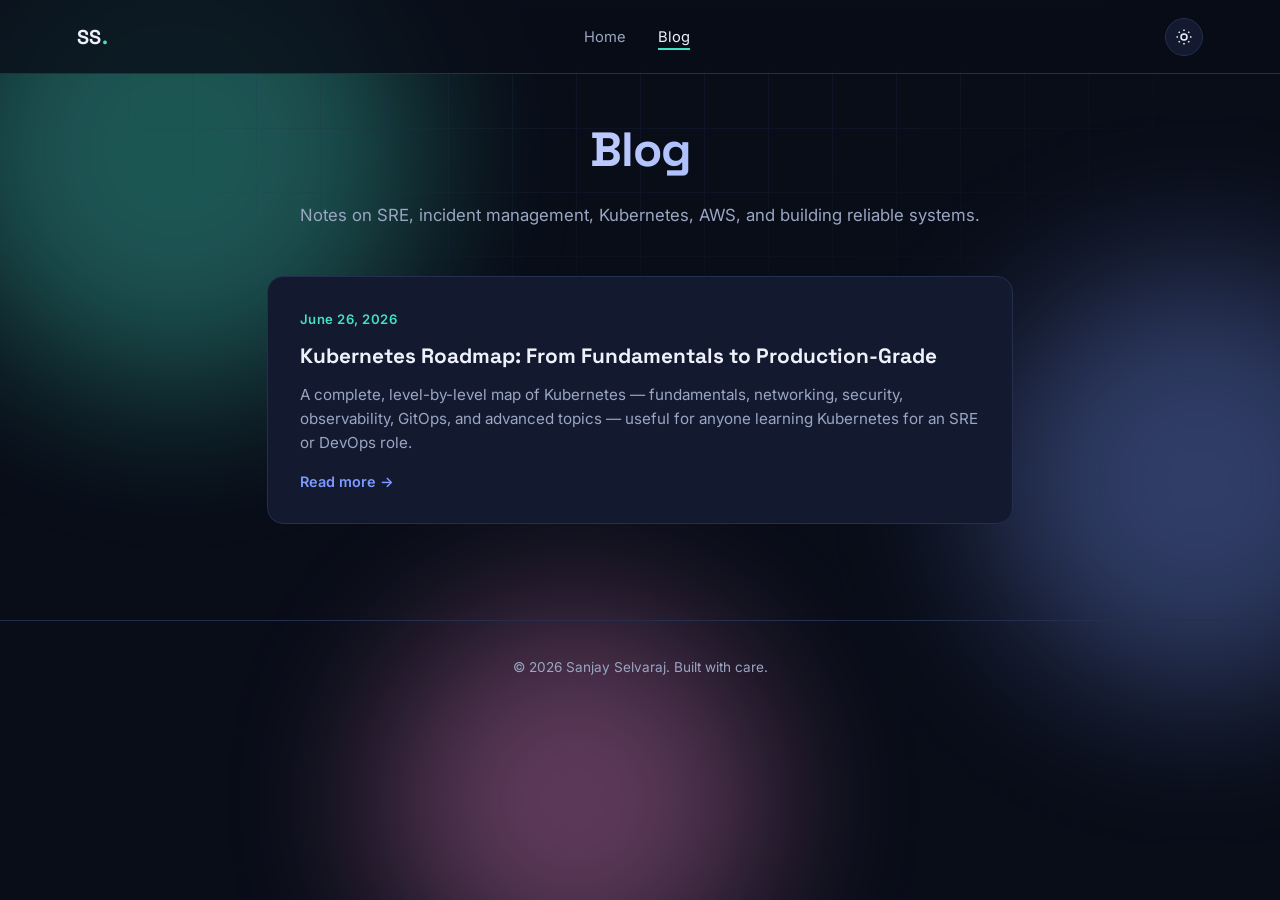
<file: blogs/index.html>
<!DOCTYPE html>
<html lang="en">
<head>
<!-- Google tag (gtag.js) -->
<script async src="https://www.googletagmanager.com/gtag/js?id=G-EBYNVVF3V9"></script>
<script>
  window.dataLayer = window.dataLayer || [];
  function gtag(){dataLayer.push(arguments);}
  gtag('js', new Date());
  gtag('config', 'G-EBYNVVF3V9');
</script>
<meta charset="UTF-8">
<meta name="viewport" content="width=device-width, initial-scale=1.0">
<title>Blog — Sanjay Selvaraj</title>
<meta name="description" content="Writing on SRE, incident management, Kubernetes, AWS, and building reliable systems.">
<link rel="canonical" href="https://sanjay-ragavan.github.io/blogs/">

<meta property="og:title" content="Blog — Sanjay Selvaraj">
<meta property="og:description" content="Writing on SRE, incident management, Kubernetes, AWS, and building reliable systems.">
<meta property="og:image" content="https://sanjay-ragavan.github.io/assets/profile.jpg">
<meta property="og:url" content="https://sanjay-ragavan.github.io/blogs/">
<meta property="og:site_name" content="Sanjay Selvaraj">
<meta property="og:type" content="website">

<meta name="twitter:card" content="summary">
<meta name="twitter:title" content="Blog — Sanjay Selvaraj">
<meta name="twitter:description" content="Writing on SRE, incident management, Kubernetes, AWS, and building reliable systems.">
<meta name="twitter:image" content="https://sanjay-ragavan.github.io/assets/profile.jpg">

<link rel="icon" href="data:image/svg+xml,%3Csvg%20xmlns%3D%22http%3A//www.w3.org/2000/svg%22%20viewBox%3D%220%200%20100%20100%22%3E%3Crect%20width%3D%22100%22%20height%3D%22100%22%20rx%3D%2222%22%20fill%3D%22%230b1120%22/%3E%3Ctext%20x%3D%2234%22%20y%3D%2265%22%20font-size%3D%2240%22%20font-family%3D%22Arial%2C%20Helvetica%2C%20sans-serif%22%20font-weight%3D%22800%22%20fill%3D%22%23eef1fa%22%20text-anchor%3D%22middle%22%3ESS%3C/text%3E%3Ccircle%20cx%3D%2269%22%20cy%3D%2258%22%20r%3D%226%22%20fill%3D%22%2344e0c4%22/%3E%3C/svg%3E">

<link rel="preconnect" href="https://fonts.googleapis.com">
<link rel="preconnect" href="https://fonts.gstatic.com" crossorigin>
<link href="https://fonts.googleapis.com/css2?family=Space+Grotesk:wght@500;600;700&family=Inter:wght@400;500;600;700&display=swap" rel="stylesheet">

<link rel="stylesheet" href="../style.css">
<link rel="stylesheet" href="blog.css">
</head>
<body>

<div class="bg-mesh" aria-hidden="true">
  <span class="blob blob-1"></span>
  <span class="blob blob-2"></span>
  <span class="blob blob-3"></span>
  <span class="grid-overlay"></span>
</div>

<header>
  <nav>
    <a href="../" class="logo">SS<span class="dot">.</span></a>
    <ul class="nav-links">
      <li><a href="../" class="nav-link">Home</a></li>
      <li><a href="./" class="nav-link active">Blog</a></li>
    </ul>
    <div class="nav-actions">
      <button id="themeToggle" class="icon-btn" aria-label="Toggle theme" title="Toggle light/dark theme">
        <svg class="icon-sun" viewBox="0 0 24 24" fill="none" stroke="currentColor" stroke-width="2"><circle cx="12" cy="12" r="4"/><path d="M12 2v2M12 20v2M4.93 4.93l1.41 1.41M17.66 17.66l1.41 1.41M2 12h2M20 12h2M6.34 17.66l-1.41 1.41M19.07 4.93l-1.41 1.41"/></svg>
        <svg class="icon-moon" viewBox="0 0 24 24" fill="none" stroke="currentColor" stroke-width="2"><path d="M21 12.79A9 9 0 1111.21 3 7 7 0 0021 12.79z"/></svg>
      </button>
      <button class="nav-toggle" id="navToggle" aria-label="Toggle menu">
        <span></span><span></span><span></span>
      </button>
    </div>
  </nav>
</header>

<main>
  <div class="blog-header">
    <h1>Blog</h1>
    <p>Notes on SRE, incident management, Kubernetes, AWS, and building reliable systems.</p>
  </div>

  <div class="post-list">
    <!-- New posts get added here as a .post-card, most recent first. -->
    <a href="kubernetes-roadmap.html" class="post-card">
      <time class="post-date" datetime="2026-06-26">June 26, 2026</time>
      <h2>Kubernetes Roadmap: From Fundamentals to Production-Grade</h2>
      <p>A complete, level-by-level map of Kubernetes — fundamentals, networking, security, observability, GitOps, and advanced topics — useful for anyone learning Kubernetes for an SRE or DevOps role.</p>
      <span class="post-read-more">Read more &rarr;</span>
    </a>
  </div>
</main>

<footer>
  <p>&copy; <span id="year"></span> Sanjay Selvaraj. Built with care.</p>
  <button id="backToTop" class="back-to-top" aria-label="Back to top">
    <svg viewBox="0 0 24 24" width="18" height="18" fill="none" stroke="currentColor" stroke-width="2"><path d="M12 19V5m0 0l-6 6m6-6l6 6"/></svg>
  </button>
</footer>

<script src="../script.js"></script>
</body>
</html>
</file>
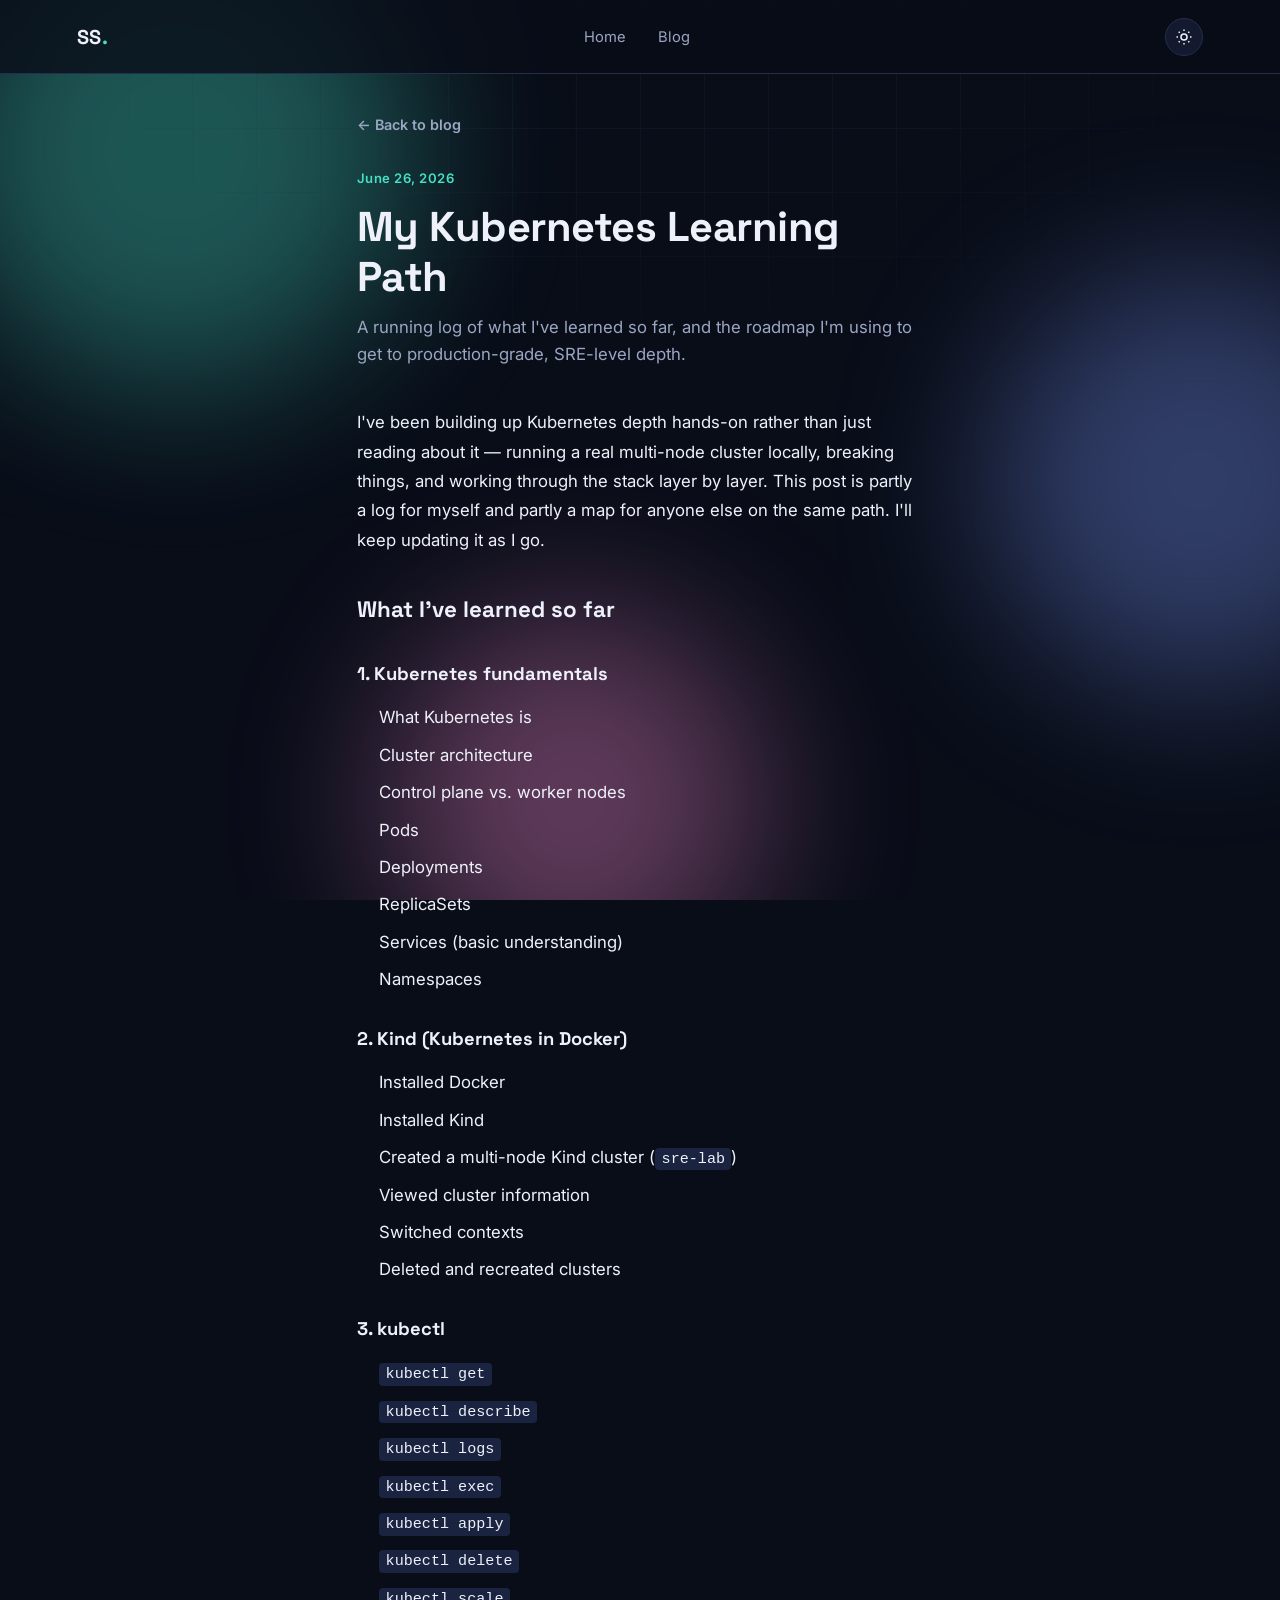
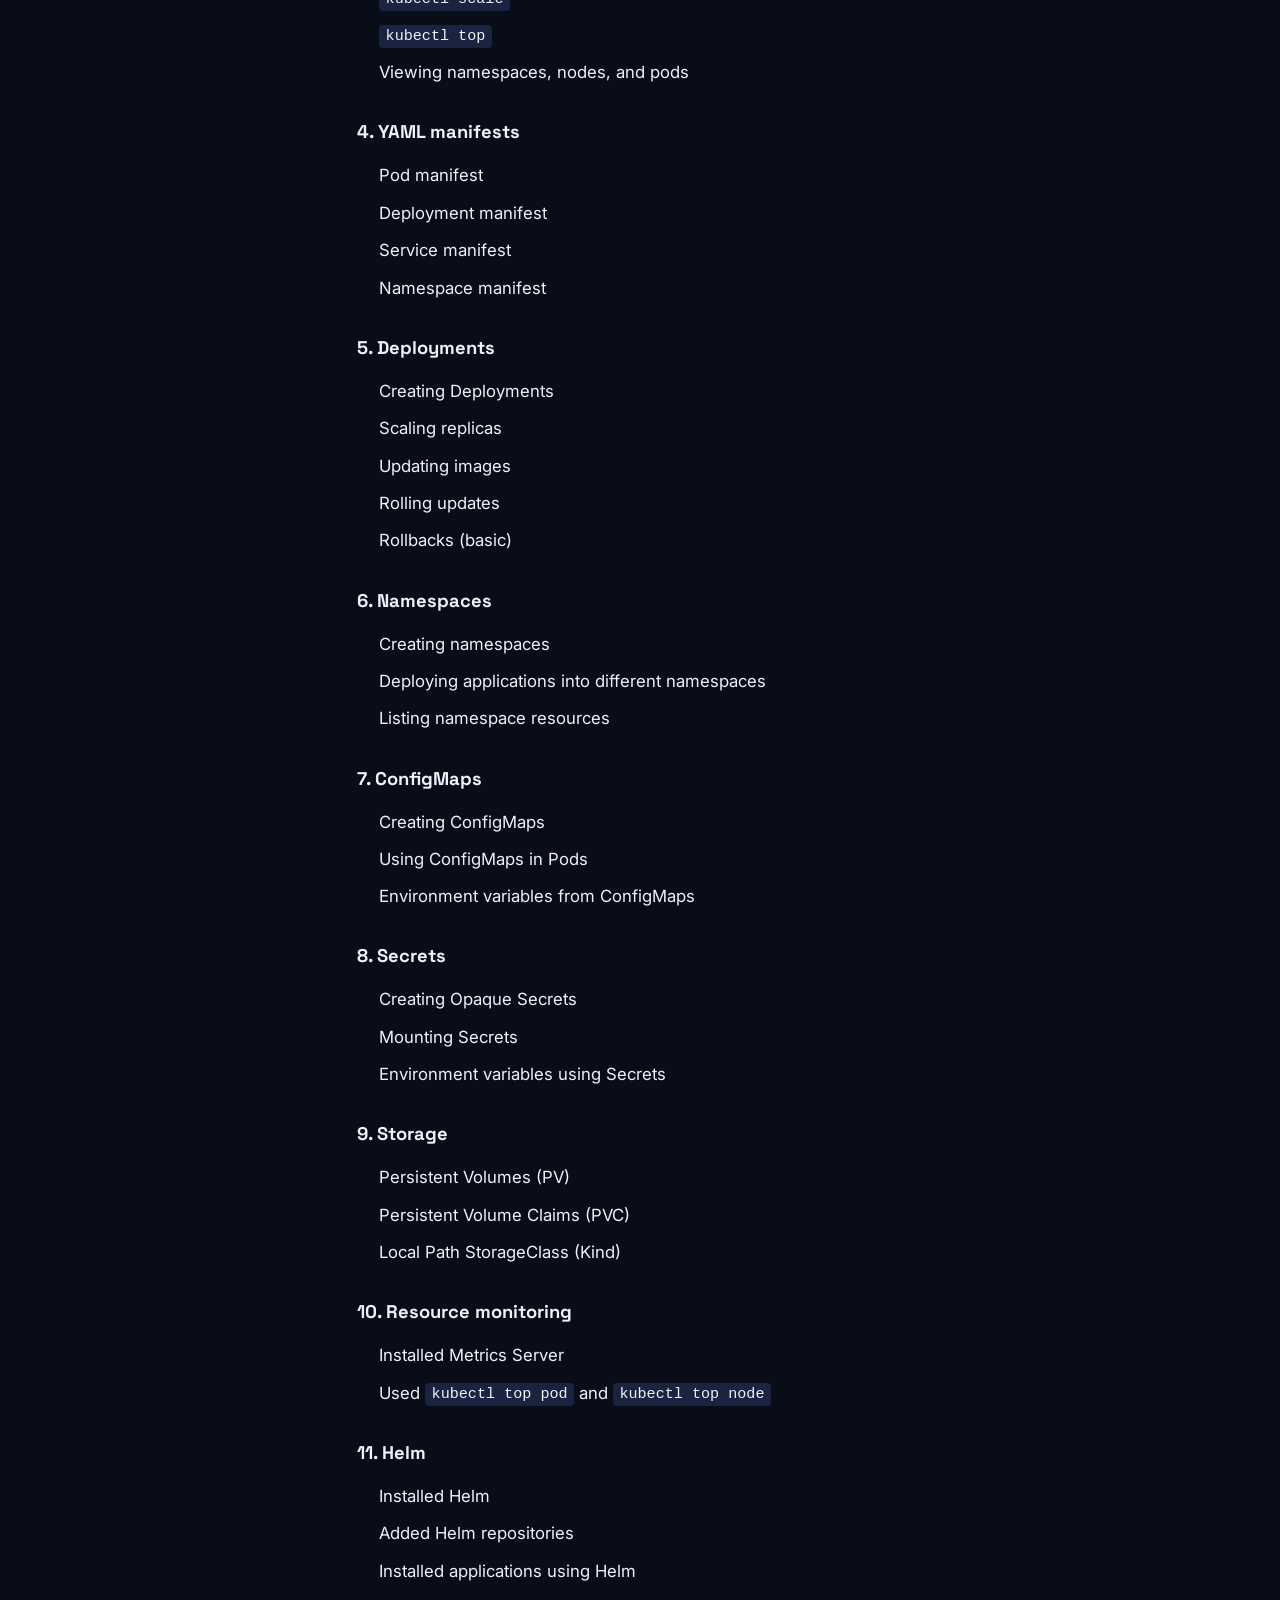
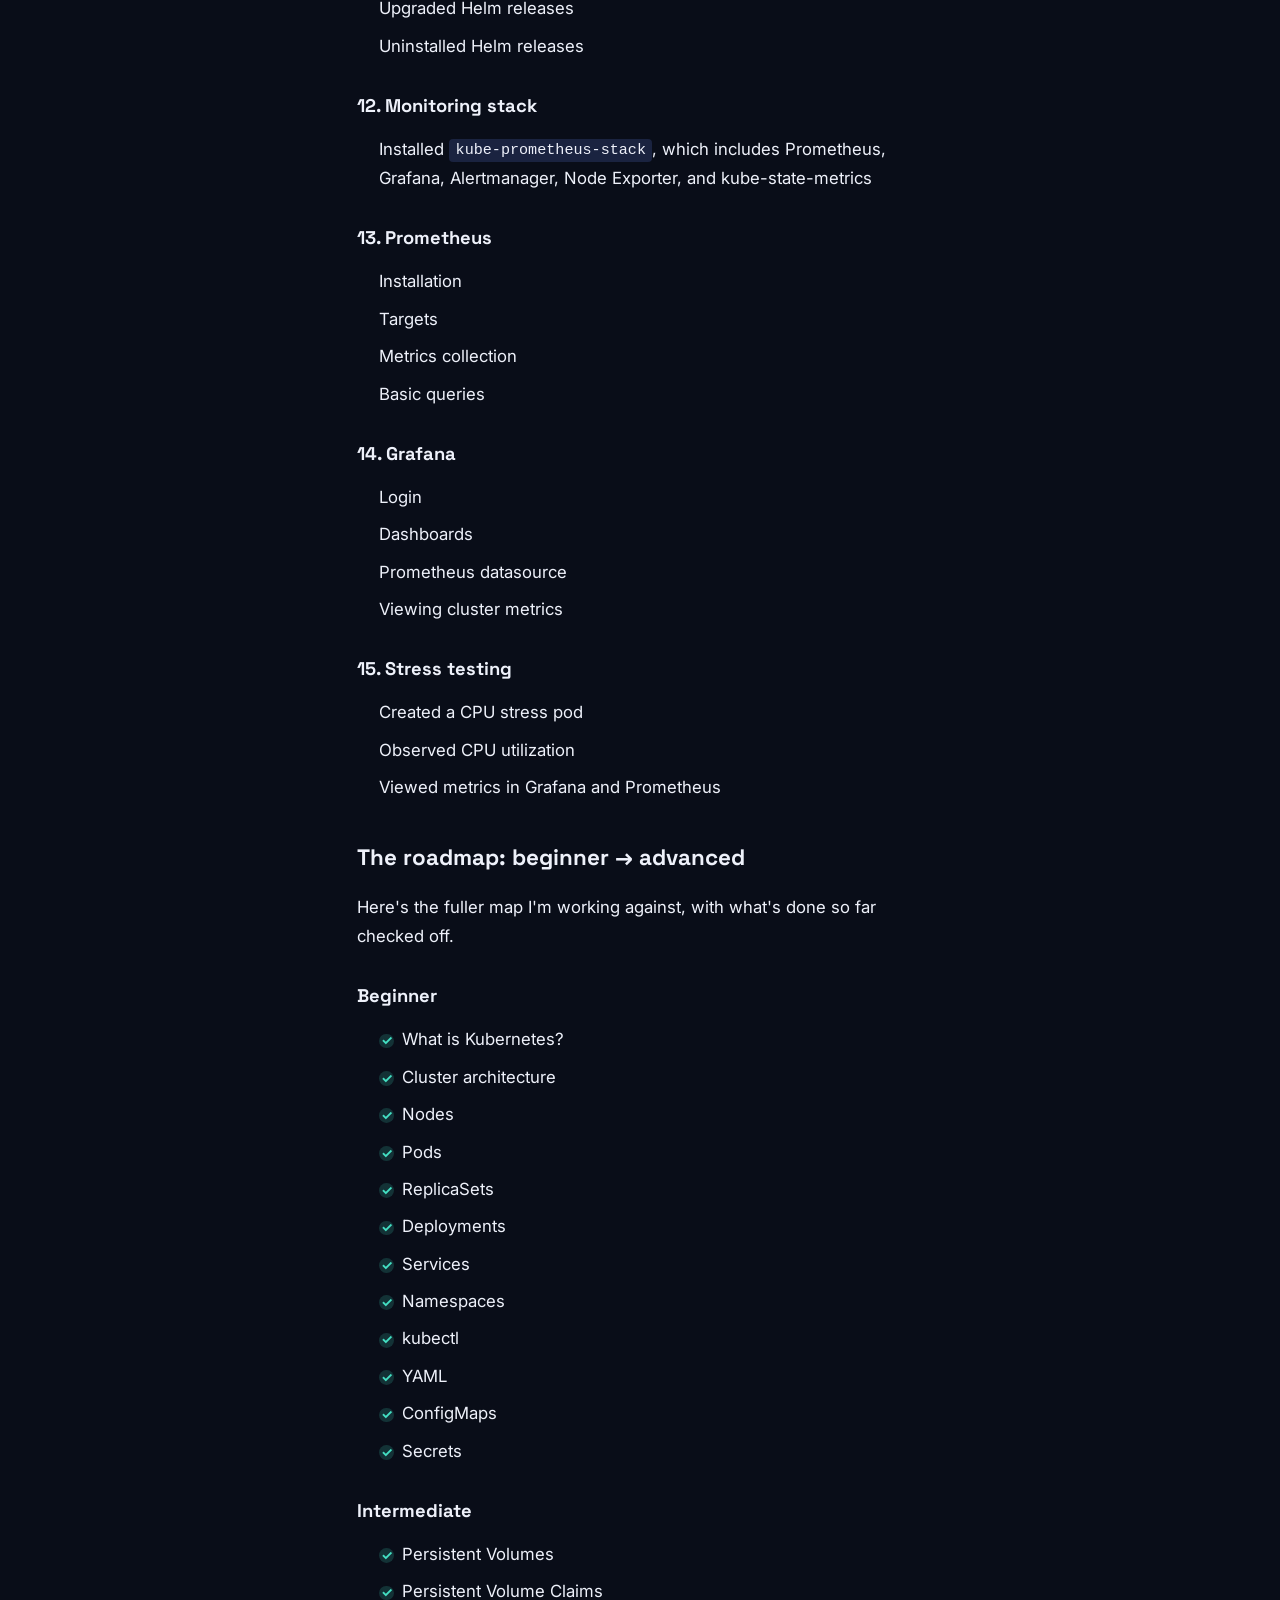
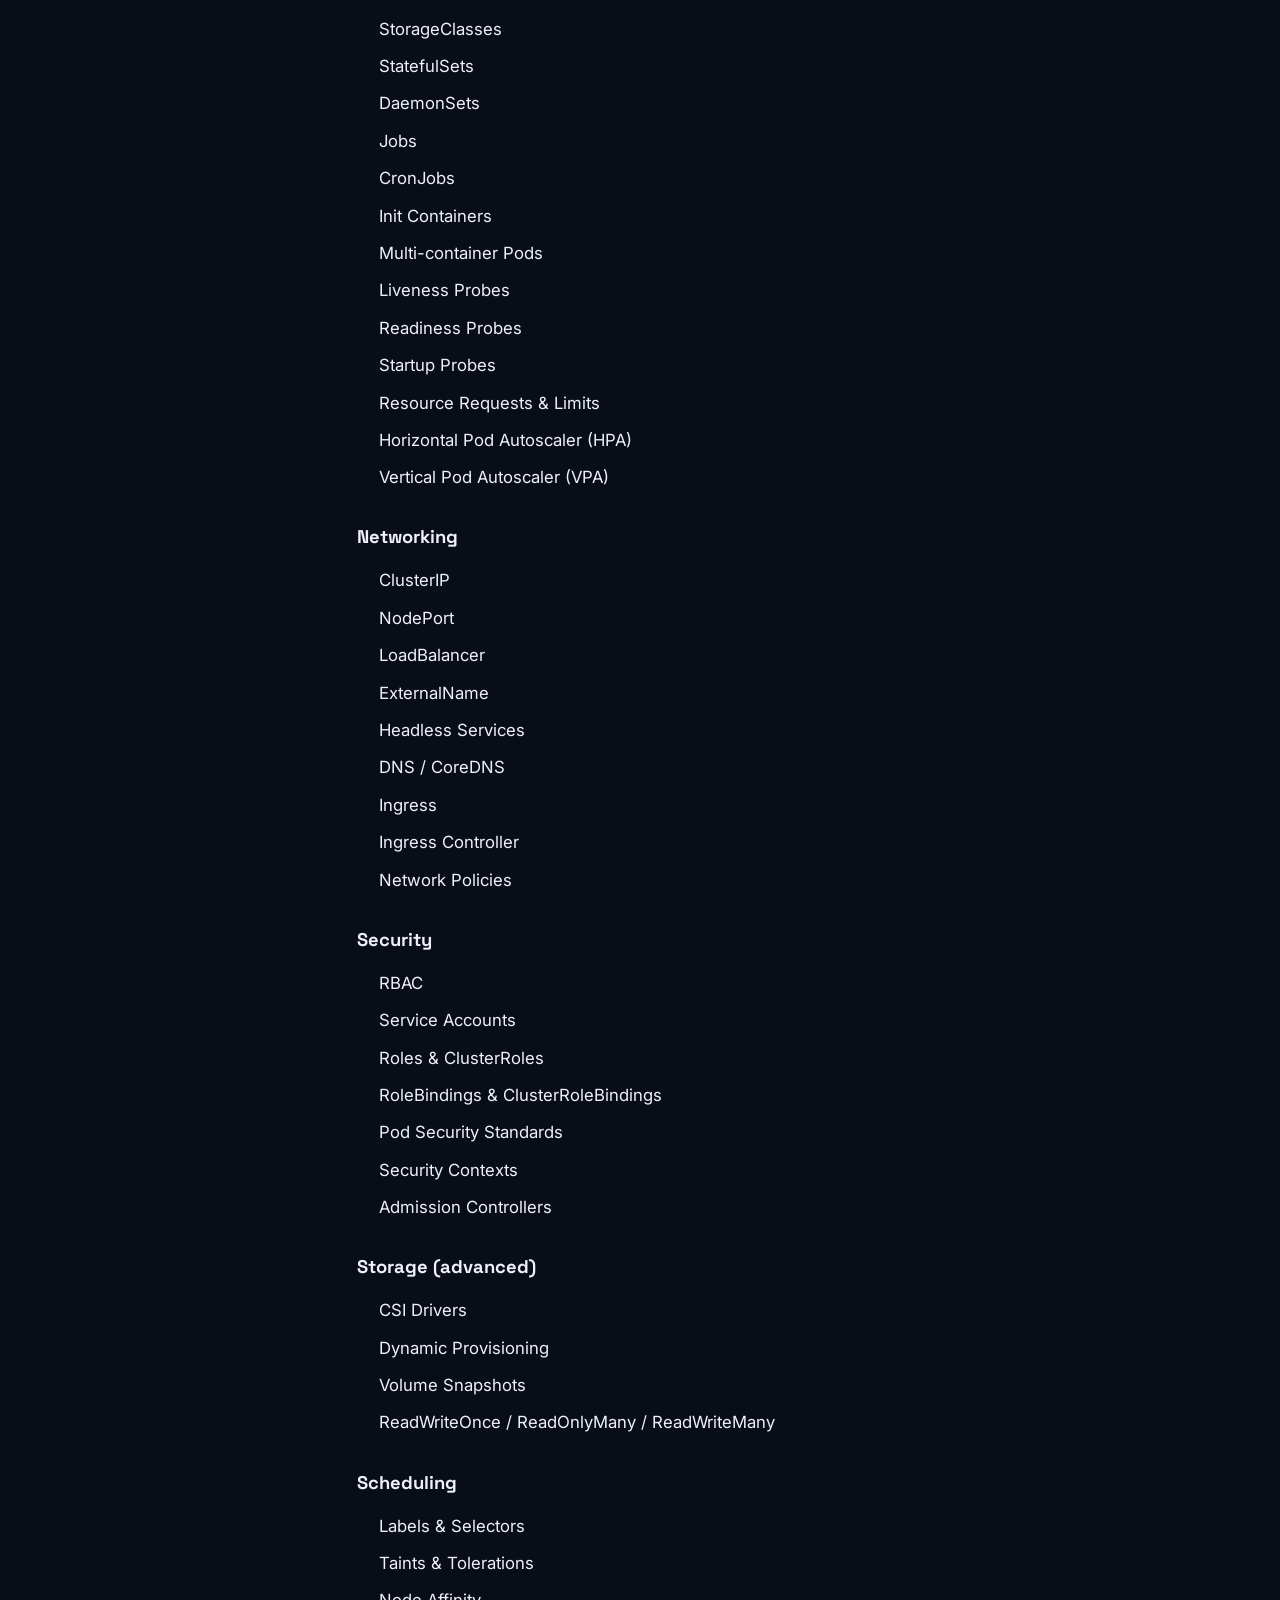
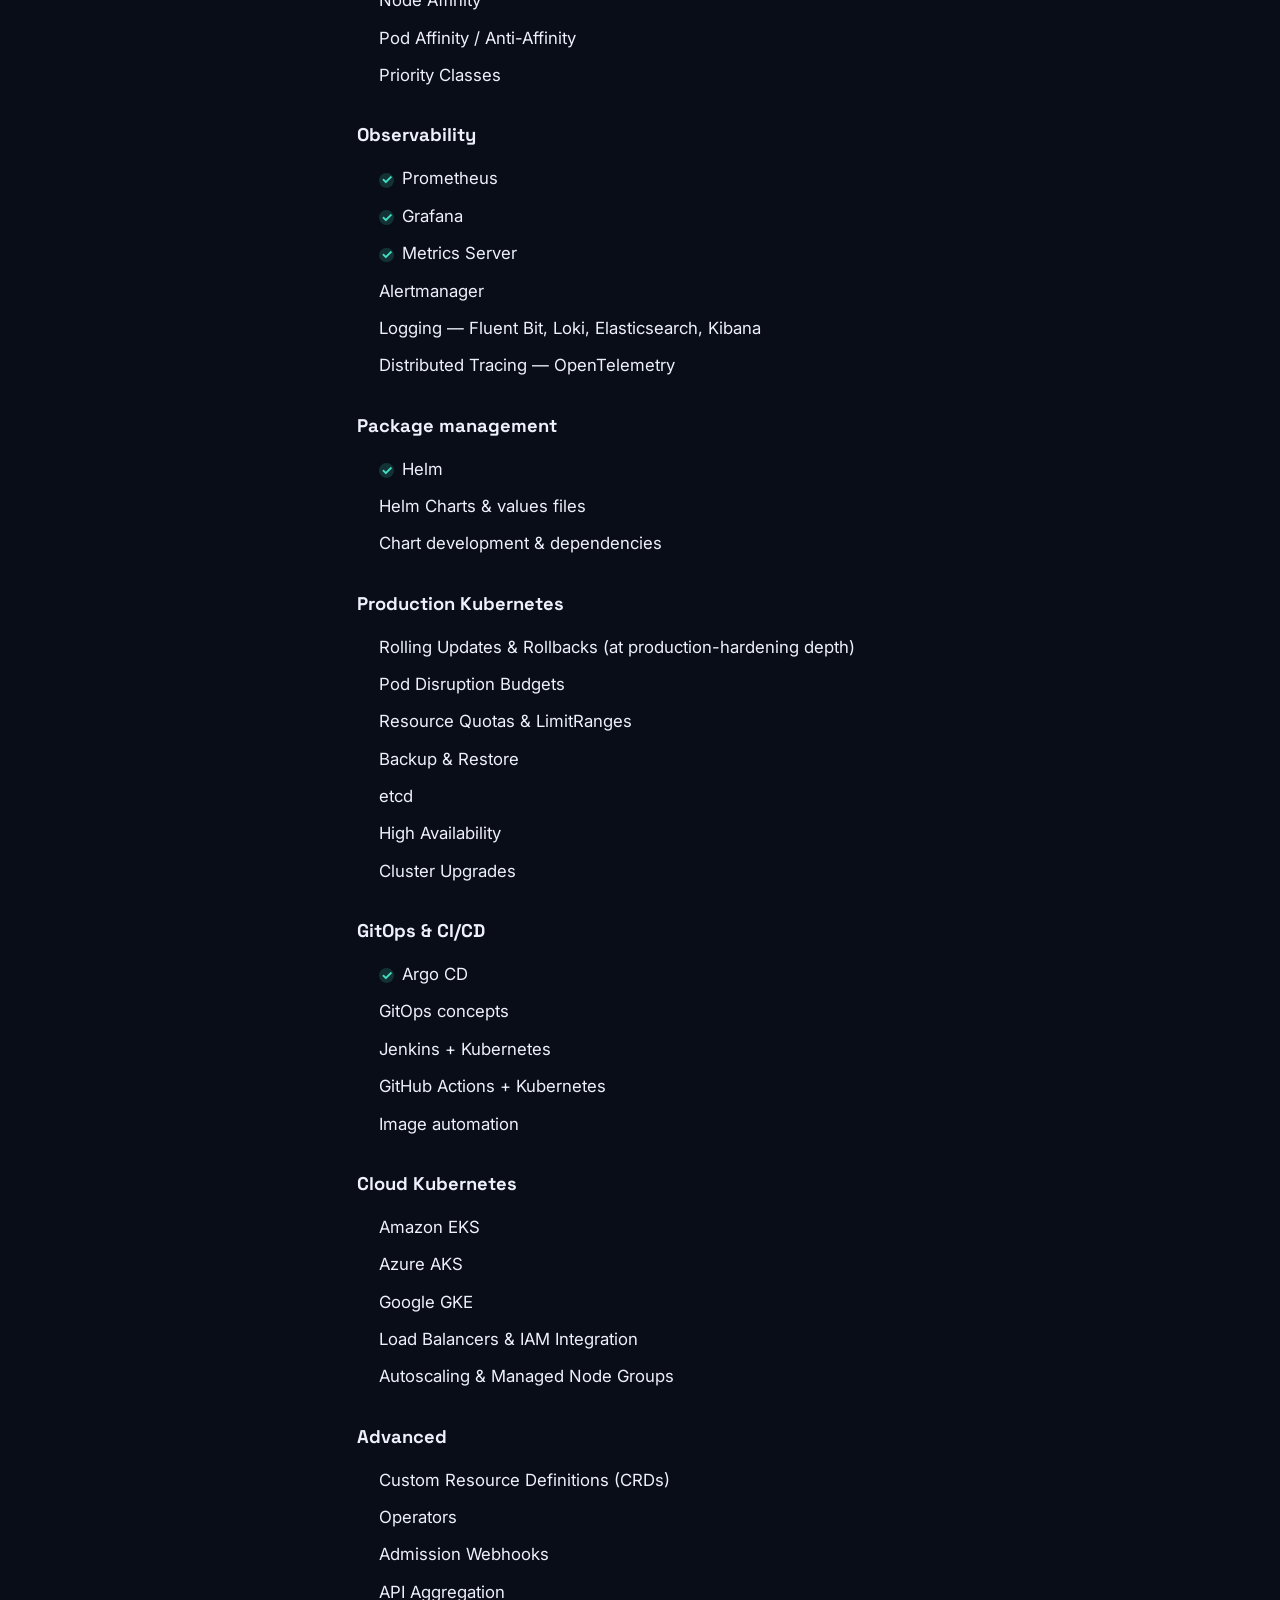
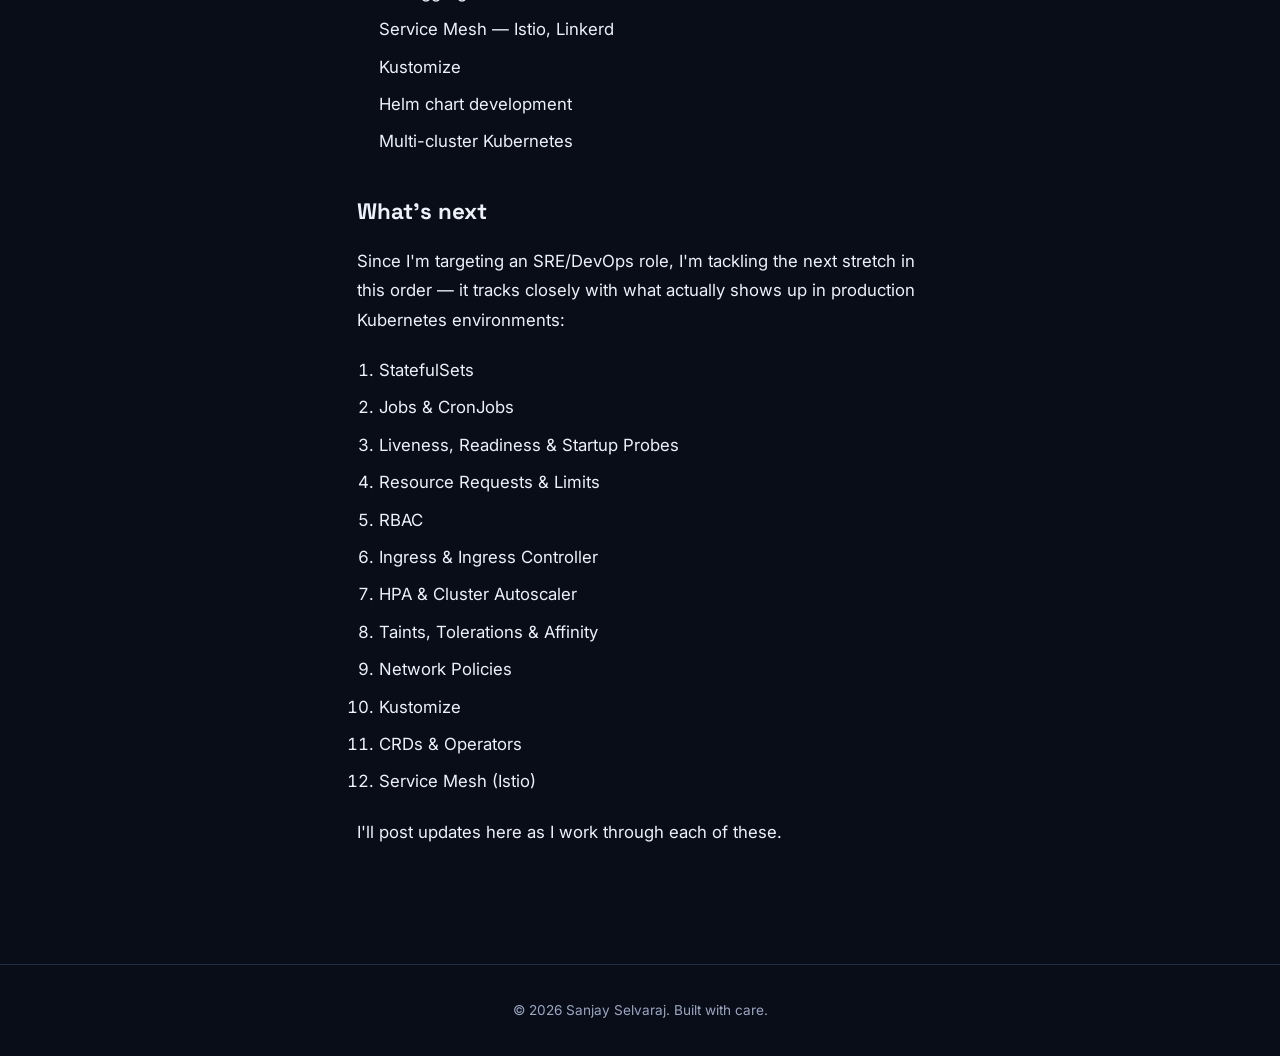
<file: blogs/kubernetes-learning-path.html>
<!DOCTYPE html>
<html lang="en">
<head>
<meta charset="UTF-8">
<meta name="viewport" content="width=device-width, initial-scale=1.0">
<title>My Kubernetes Learning Path — Sanjay Selvaraj</title>
<meta name="description" content="A running log of what I've learned in Kubernetes so far, and the roadmap I'm using to get to production-grade, SRE-level depth.">

<link rel="icon" href="data:image/svg+xml,%3Csvg xmlns='http://www.w3.org/2000/svg' viewBox='0 0 100 100'%3E%3Crect width='100' height='100' rx='20' fill='%230b1120'/%3E%3Ctext x='50' y='68' font-size='52' font-family='Arial,sans-serif' font-weight='800' fill='%2344e0c4' text-anchor='middle'%3ES%3C/text%3E%3C/svg%3E">

<link rel="preconnect" href="https://fonts.googleapis.com">
<link rel="preconnect" href="https://fonts.gstatic.com" crossorigin>
<link href="https://fonts.googleapis.com/css2?family=Space+Grotesk:wght@500;600;700&family=Inter:wght@400;500;600;700&display=swap" rel="stylesheet">

<link rel="stylesheet" href="../style.css">
<link rel="stylesheet" href="blog.css">
</head>
<body>

<div class="bg-mesh" aria-hidden="true">
  <span class="blob blob-1"></span>
  <span class="blob blob-2"></span>
  <span class="blob blob-3"></span>
  <span class="grid-overlay"></span>
</div>

<header>
  <nav>
    <a href="../" class="logo">SS<span class="dot">.</span></a>
    <ul class="nav-links">
      <li><a href="../" class="nav-link">Home</a></li>
      <li><a href="./" class="nav-link active">Blog</a></li>
    </ul>
    <div class="nav-actions">
      <button id="themeToggle" class="icon-btn" aria-label="Toggle theme" title="Toggle light/dark theme">
        <svg class="icon-sun" viewBox="0 0 24 24" fill="none" stroke="currentColor" stroke-width="2"><circle cx="12" cy="12" r="4"/><path d="M12 2v2M12 20v2M4.93 4.93l1.41 1.41M17.66 17.66l1.41 1.41M2 12h2M20 12h2M6.34 17.66l-1.41 1.41M19.07 4.93l-1.41 1.41"/></svg>
        <svg class="icon-moon" viewBox="0 0 24 24" fill="none" stroke="currentColor" stroke-width="2"><path d="M21 12.79A9 9 0 1111.21 3 7 7 0 0021 12.79z"/></svg>
      </button>
      <button class="nav-toggle" id="navToggle" aria-label="Toggle menu">
        <span></span><span></span><span></span>
      </button>
    </div>
  </nav>
</header>

<main>
  <article class="post-article">
    <a href="./" class="back-to-blog">&larr; Back to blog</a>

    <time class="post-date" datetime="2026-06-26">June 26, 2026</time>
    <h1>My Kubernetes Learning Path</h1>
    <p class="post-subtitle">A running log of what I've learned so far, and the roadmap I'm using to get to production-grade, SRE-level depth.</p>

    <div class="post-body">
      <p>
        I've been building up Kubernetes depth hands-on rather than just reading about it — running a real
        multi-node cluster locally, breaking things, and working through the stack layer by layer. This post
        is partly a log for myself and partly a map for anyone else on the same path. I'll keep updating it as
        I go.
      </p>

      <h2>What I've learned so far</h2>

      <h3>1. Kubernetes fundamentals</h3>
      <ul>
        <li>What Kubernetes is</li>
        <li>Cluster architecture</li>
        <li>Control plane vs. worker nodes</li>
        <li>Pods</li>
        <li>Deployments</li>
        <li>ReplicaSets</li>
        <li>Services (basic understanding)</li>
        <li>Namespaces</li>
      </ul>

      <h3>2. Kind (Kubernetes in Docker)</h3>
      <ul>
        <li>Installed Docker</li>
        <li>Installed Kind</li>
        <li>Created a multi-node Kind cluster (<code>sre-lab</code>)</li>
        <li>Viewed cluster information</li>
        <li>Switched contexts</li>
        <li>Deleted and recreated clusters</li>
      </ul>

      <h3>3. kubectl</h3>
      <ul>
        <li><code>kubectl get</code></li>
        <li><code>kubectl describe</code></li>
        <li><code>kubectl logs</code></li>
        <li><code>kubectl exec</code></li>
        <li><code>kubectl apply</code></li>
        <li><code>kubectl delete</code></li>
        <li><code>kubectl scale</code></li>
        <li><code>kubectl top</code></li>
        <li>Viewing namespaces, nodes, and pods</li>
      </ul>

      <h3>4. YAML manifests</h3>
      <ul>
        <li>Pod manifest</li>
        <li>Deployment manifest</li>
        <li>Service manifest</li>
        <li>Namespace manifest</li>
      </ul>

      <h3>5. Deployments</h3>
      <ul>
        <li>Creating Deployments</li>
        <li>Scaling replicas</li>
        <li>Updating images</li>
        <li>Rolling updates</li>
        <li>Rollbacks (basic)</li>
      </ul>

      <h3>6. Namespaces</h3>
      <ul>
        <li>Creating namespaces</li>
        <li>Deploying applications into different namespaces</li>
        <li>Listing namespace resources</li>
      </ul>

      <h3>7. ConfigMaps</h3>
      <ul>
        <li>Creating ConfigMaps</li>
        <li>Using ConfigMaps in Pods</li>
        <li>Environment variables from ConfigMaps</li>
      </ul>

      <h3>8. Secrets</h3>
      <ul>
        <li>Creating Opaque Secrets</li>
        <li>Mounting Secrets</li>
        <li>Environment variables using Secrets</li>
      </ul>

      <h3>9. Storage</h3>
      <ul>
        <li>Persistent Volumes (PV)</li>
        <li>Persistent Volume Claims (PVC)</li>
        <li>Local Path StorageClass (Kind)</li>
      </ul>

      <h3>10. Resource monitoring</h3>
      <ul>
        <li>Installed Metrics Server</li>
        <li>Used <code>kubectl top pod</code> and <code>kubectl top node</code></li>
      </ul>

      <h3>11. Helm</h3>
      <ul>
        <li>Installed Helm</li>
        <li>Added Helm repositories</li>
        <li>Installed applications using Helm</li>
        <li>Upgraded Helm releases</li>
        <li>Uninstalled Helm releases</li>
      </ul>

      <h3>12. Monitoring stack</h3>
      <ul>
        <li>Installed <code>kube-prometheus-stack</code>, which includes Prometheus, Grafana, Alertmanager, Node Exporter, and kube-state-metrics</li>
      </ul>

      <h3>13. Prometheus</h3>
      <ul>
        <li>Installation</li>
        <li>Targets</li>
        <li>Metrics collection</li>
        <li>Basic queries</li>
      </ul>

      <h3>14. Grafana</h3>
      <ul>
        <li>Login</li>
        <li>Dashboards</li>
        <li>Prometheus datasource</li>
        <li>Viewing cluster metrics</li>
      </ul>

      <h3>15. Stress testing</h3>
      <ul>
        <li>Created a CPU stress pod</li>
        <li>Observed CPU utilization</li>
        <li>Viewed metrics in Grafana and Prometheus</li>
      </ul>

      <h2>The roadmap: beginner &rarr; advanced</h2>
      <p>Here's the fuller map I'm working against, with what's done so far checked off.</p>

      <h3>Beginner</h3>
      <ul>
        <li><span class="check">&check;</span>What is Kubernetes?</li>
        <li><span class="check">&check;</span>Cluster architecture</li>
        <li><span class="check">&check;</span>Nodes</li>
        <li><span class="check">&check;</span>Pods</li>
        <li><span class="check">&check;</span>ReplicaSets</li>
        <li><span class="check">&check;</span>Deployments</li>
        <li><span class="check">&check;</span>Services</li>
        <li><span class="check">&check;</span>Namespaces</li>
        <li><span class="check">&check;</span>kubectl</li>
        <li><span class="check">&check;</span>YAML</li>
        <li><span class="check">&check;</span>ConfigMaps</li>
        <li><span class="check">&check;</span>Secrets</li>
      </ul>

      <h3>Intermediate</h3>
      <ul>
        <li><span class="check">&check;</span>Persistent Volumes</li>
        <li><span class="check">&check;</span>Persistent Volume Claims</li>
        <li>StorageClasses</li>
        <li>StatefulSets</li>
        <li>DaemonSets</li>
        <li>Jobs</li>
        <li>CronJobs</li>
        <li>Init Containers</li>
        <li>Multi-container Pods</li>
        <li>Liveness Probes</li>
        <li>Readiness Probes</li>
        <li>Startup Probes</li>
        <li>Resource Requests &amp; Limits</li>
        <li>Horizontal Pod Autoscaler (HPA)</li>
        <li>Vertical Pod Autoscaler (VPA)</li>
      </ul>

      <h3>Networking</h3>
      <ul>
        <li>ClusterIP</li>
        <li>NodePort</li>
        <li>LoadBalancer</li>
        <li>ExternalName</li>
        <li>Headless Services</li>
        <li>DNS / CoreDNS</li>
        <li>Ingress</li>
        <li>Ingress Controller</li>
        <li>Network Policies</li>
      </ul>

      <h3>Security</h3>
      <ul>
        <li>RBAC</li>
        <li>Service Accounts</li>
        <li>Roles &amp; ClusterRoles</li>
        <li>RoleBindings &amp; ClusterRoleBindings</li>
        <li>Pod Security Standards</li>
        <li>Security Contexts</li>
        <li>Admission Controllers</li>
      </ul>

      <h3>Storage (advanced)</h3>
      <ul>
        <li>CSI Drivers</li>
        <li>Dynamic Provisioning</li>
        <li>Volume Snapshots</li>
        <li>ReadWriteOnce / ReadOnlyMany / ReadWriteMany</li>
      </ul>

      <h3>Scheduling</h3>
      <ul>
        <li>Labels &amp; Selectors</li>
        <li>Taints &amp; Tolerations</li>
        <li>Node Affinity</li>
        <li>Pod Affinity / Anti-Affinity</li>
        <li>Priority Classes</li>
      </ul>

      <h3>Observability</h3>
      <ul>
        <li><span class="check">&check;</span>Prometheus</li>
        <li><span class="check">&check;</span>Grafana</li>
        <li><span class="check">&check;</span>Metrics Server</li>
        <li>Alertmanager</li>
        <li>Logging — Fluent Bit, Loki, Elasticsearch, Kibana</li>
        <li>Distributed Tracing — OpenTelemetry</li>
      </ul>

      <h3>Package management</h3>
      <ul>
        <li><span class="check">&check;</span>Helm</li>
        <li>Helm Charts &amp; values files</li>
        <li>Chart development &amp; dependencies</li>
      </ul>

      <h3>Production Kubernetes</h3>
      <ul>
        <li>Rolling Updates &amp; Rollbacks (at production-hardening depth)</li>
        <li>Pod Disruption Budgets</li>
        <li>Resource Quotas &amp; LimitRanges</li>
        <li>Backup &amp; Restore</li>
        <li>etcd</li>
        <li>High Availability</li>
        <li>Cluster Upgrades</li>
      </ul>

      <h3>GitOps &amp; CI/CD</h3>
      <ul>
        <li><span class="check">&check;</span>Argo CD</li>
        <li>GitOps concepts</li>
        <li>Jenkins + Kubernetes</li>
        <li>GitHub Actions + Kubernetes</li>
        <li>Image automation</li>
      </ul>

      <h3>Cloud Kubernetes</h3>
      <ul>
        <li>Amazon EKS</li>
        <li>Azure AKS</li>
        <li>Google GKE</li>
        <li>Load Balancers &amp; IAM Integration</li>
        <li>Autoscaling &amp; Managed Node Groups</li>
      </ul>

      <h3>Advanced</h3>
      <ul>
        <li>Custom Resource Definitions (CRDs)</li>
        <li>Operators</li>
        <li>Admission Webhooks</li>
        <li>API Aggregation</li>
        <li>Service Mesh — Istio, Linkerd</li>
        <li>Kustomize</li>
        <li>Helm chart development</li>
        <li>Multi-cluster Kubernetes</li>
      </ul>

      <h2>What's next</h2>
      <p>
        Since I'm targeting an SRE/DevOps role, I'm tackling the next stretch in this order — it tracks closely
        with what actually shows up in production Kubernetes environments:
      </p>
      <ol>
        <li>StatefulSets</li>
        <li>Jobs &amp; CronJobs</li>
        <li>Liveness, Readiness &amp; Startup Probes</li>
        <li>Resource Requests &amp; Limits</li>
        <li>RBAC</li>
        <li>Ingress &amp; Ingress Controller</li>
        <li>HPA &amp; Cluster Autoscaler</li>
        <li>Taints, Tolerations &amp; Affinity</li>
        <li>Network Policies</li>
        <li>Kustomize</li>
        <li>CRDs &amp; Operators</li>
        <li>Service Mesh (Istio)</li>
      </ol>

      <p>I'll post updates here as I work through each of these.</p>
    </div>
  </article>
</main>

<footer>
  <p>&copy; <span id="year"></span> Sanjay Selvaraj. Built with care.</p>
  <button id="backToTop" class="back-to-top" aria-label="Back to top">
    <svg viewBox="0 0 24 24" width="18" height="18" fill="none" stroke="currentColor" stroke-width="2"><path d="M12 19V5m0 0l-6 6m6-6l6 6"/></svg>
  </button>
</footer>

<script src="../script.js"></script>
</body>
</html>
</file>
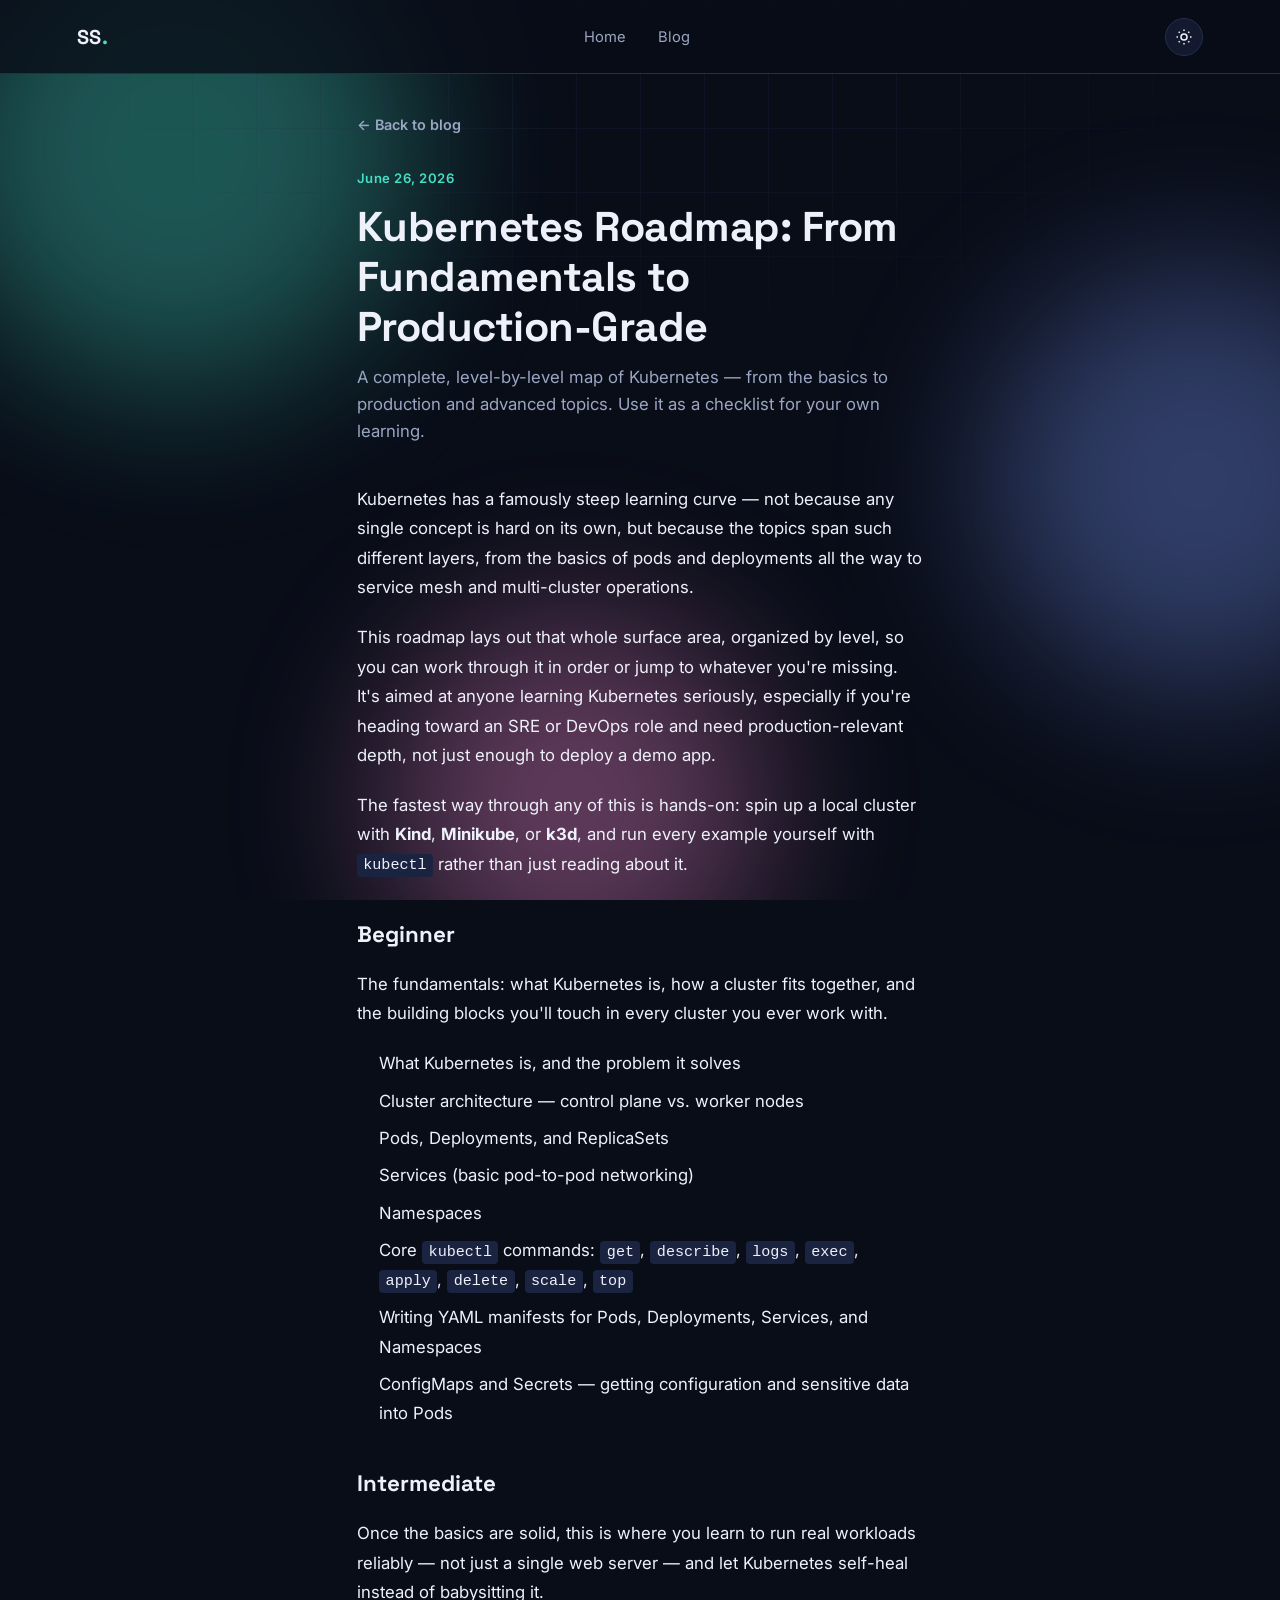
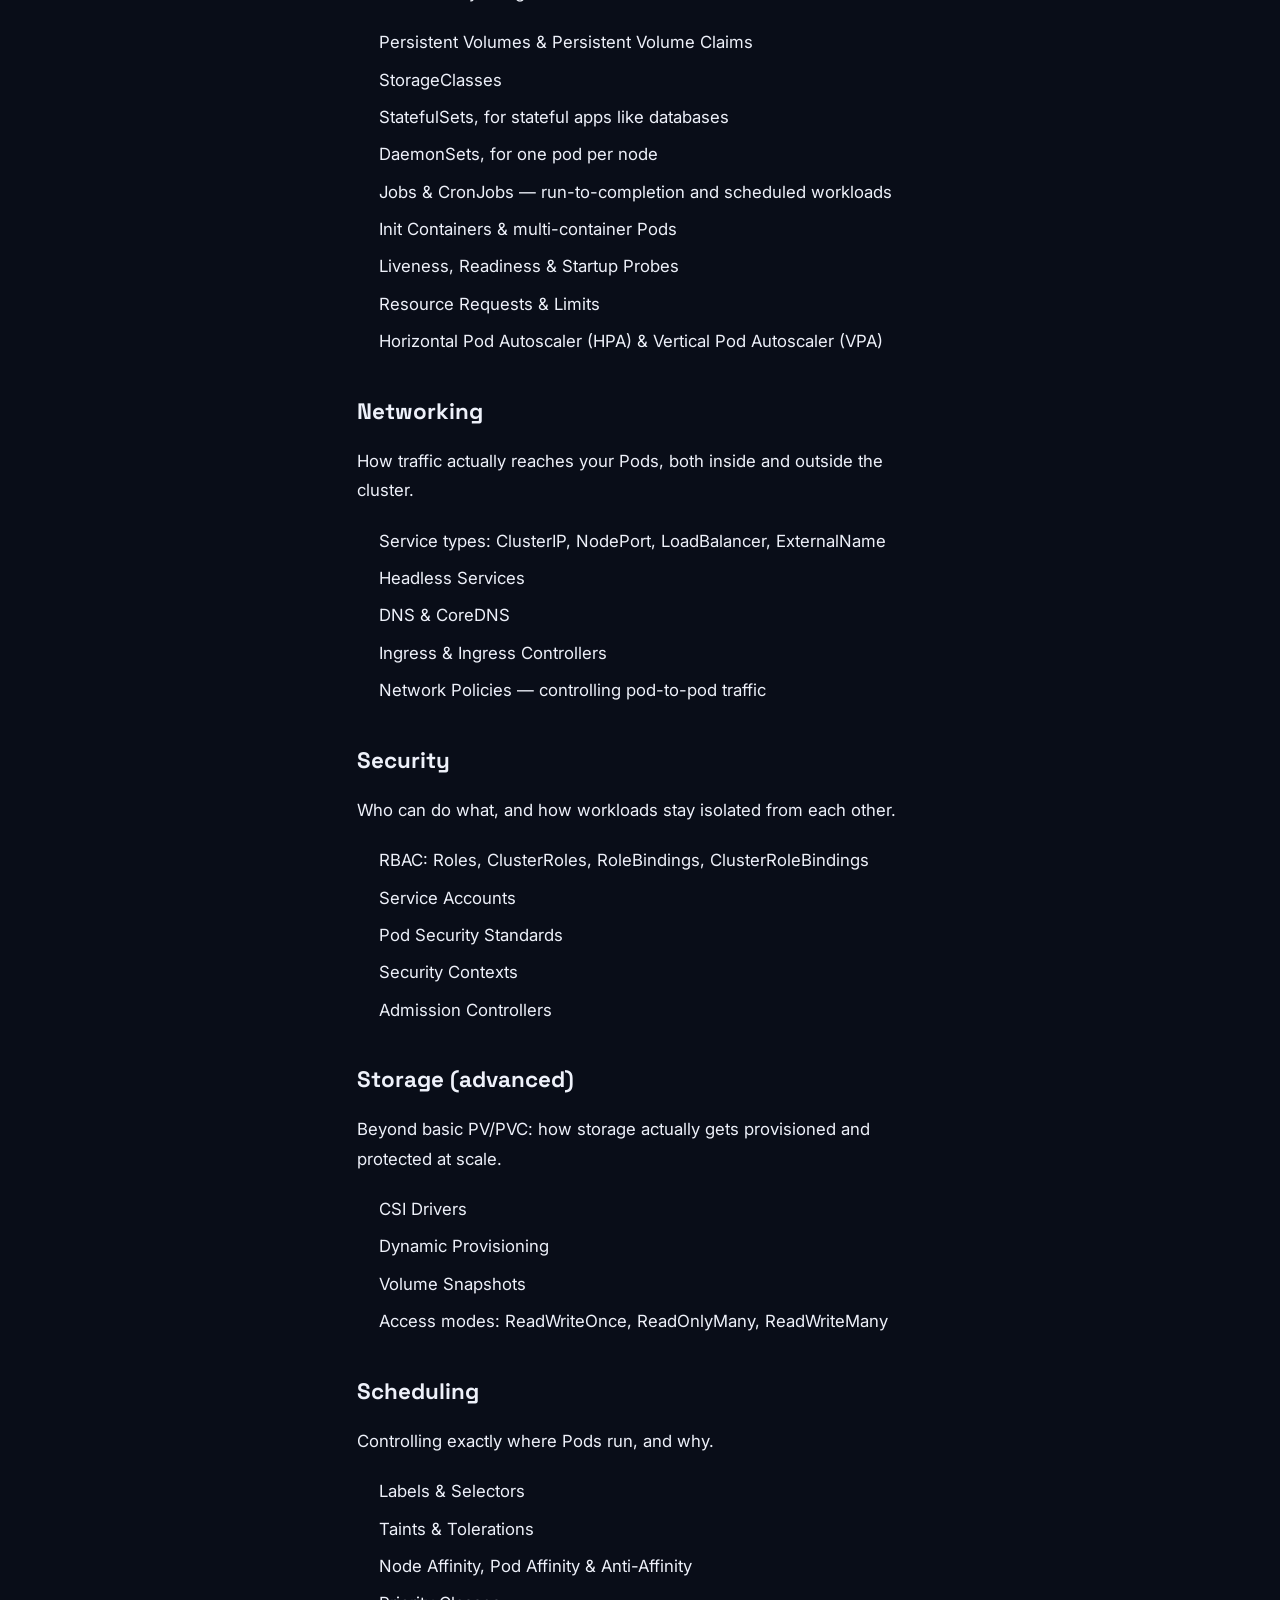
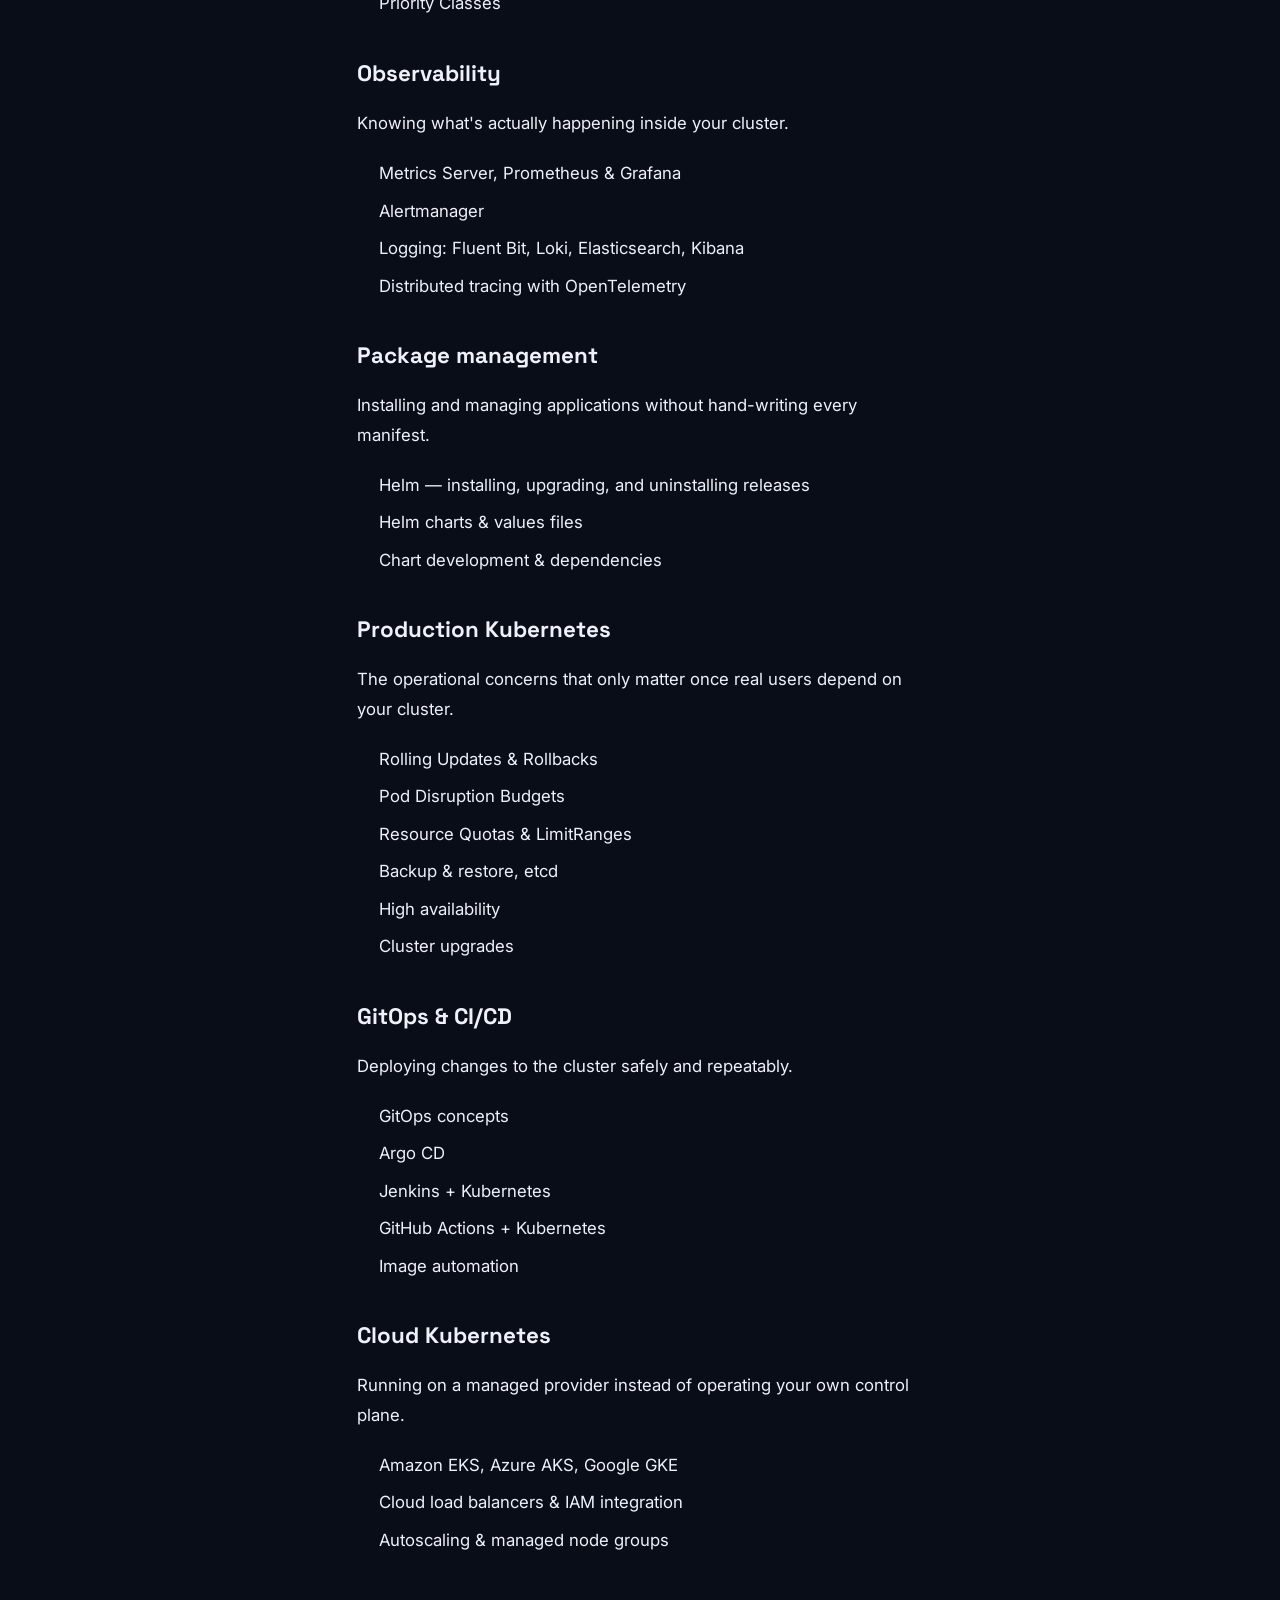
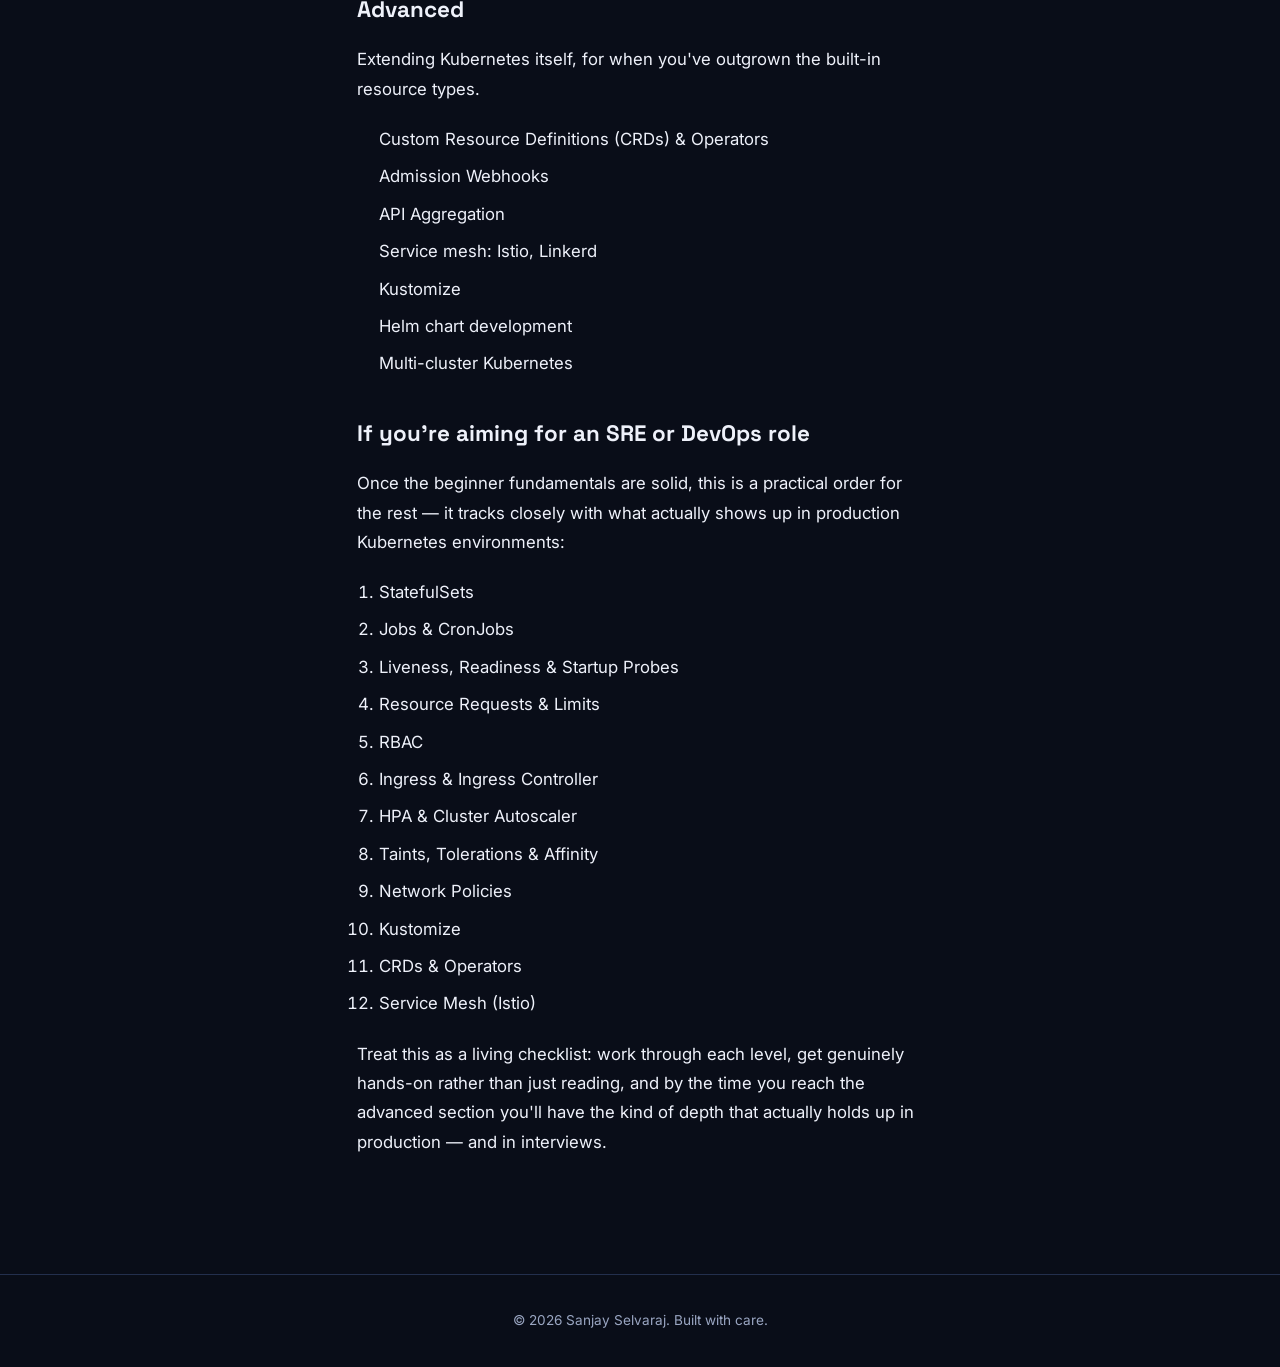
<file: blogs/kubernetes-roadmap.html>
<!DOCTYPE html>
<html lang="en">
<head>
<!-- Google tag (gtag.js) -->
<script async src="https://www.googletagmanager.com/gtag/js?id=G-EBYNVVF3V9"></script>
<script>
  window.dataLayer = window.dataLayer || [];
  function gtag(){dataLayer.push(arguments);}
  gtag('js', new Date());
  gtag('config', 'G-EBYNVVF3V9');
</script>
<meta charset="UTF-8">
<meta name="viewport" content="width=device-width, initial-scale=1.0">
<title>Kubernetes Roadmap: From Fundamentals to Production-Grade — Sanjay Selvaraj</title>
<meta name="description" content="A complete Kubernetes roadmap from fundamentals to production-grade and advanced topics, organized by level — useful for anyone learning Kubernetes for an SRE or DevOps role.">
<link rel="canonical" href="https://sanjay-ragavan.github.io/blogs/kubernetes-roadmap.html">

<meta property="og:title" content="Kubernetes Roadmap: From Fundamentals to Production-Grade">
<meta property="og:description" content="A complete Kubernetes roadmap from fundamentals to production-grade and advanced topics, organized by level — useful for anyone learning Kubernetes for an SRE or DevOps role.">
<meta property="og:image" content="https://sanjay-ragavan.github.io/assets/profile.jpg">
<meta property="og:url" content="https://sanjay-ragavan.github.io/blogs/kubernetes-roadmap.html">
<meta property="og:site_name" content="Sanjay Selvaraj">
<meta property="og:type" content="article">

<meta name="twitter:card" content="summary">
<meta name="twitter:title" content="Kubernetes Roadmap: From Fundamentals to Production-Grade">
<meta name="twitter:description" content="A complete Kubernetes roadmap from fundamentals to production-grade and advanced topics, organized by level.">
<meta name="twitter:image" content="https://sanjay-ragavan.github.io/assets/profile.jpg">

<script type="application/ld+json">
{
  "@context": "https://schema.org",
  "@type": "BlogPosting",
  "headline": "Kubernetes Roadmap: From Fundamentals to Production-Grade",
  "description": "A complete Kubernetes roadmap from fundamentals to production-grade and advanced topics, organized by level — useful for anyone learning Kubernetes for an SRE or DevOps role.",
  "url": "https://sanjay-ragavan.github.io/blogs/kubernetes-roadmap.html",
  "datePublished": "2026-06-25",
  "author": {
    "@type": "Person",
    "name": "Sanjay Selvaraj",
    "url": "https://sanjay-ragavan.github.io/"
  }
}
</script>

<link rel="icon" href="data:image/svg+xml,%3Csvg%20xmlns%3D%22http%3A//www.w3.org/2000/svg%22%20viewBox%3D%220%200%20100%20100%22%3E%3Crect%20width%3D%22100%22%20height%3D%22100%22%20rx%3D%2222%22%20fill%3D%22%230b1120%22/%3E%3Ctext%20x%3D%2234%22%20y%3D%2265%22%20font-size%3D%2240%22%20font-family%3D%22Arial%2C%20Helvetica%2C%20sans-serif%22%20font-weight%3D%22800%22%20fill%3D%22%23eef1fa%22%20text-anchor%3D%22middle%22%3ESS%3C/text%3E%3Ccircle%20cx%3D%2269%22%20cy%3D%2258%22%20r%3D%226%22%20fill%3D%22%2344e0c4%22/%3E%3C/svg%3E">

<link rel="preconnect" href="https://fonts.googleapis.com">
<link rel="preconnect" href="https://fonts.gstatic.com" crossorigin>
<link href="https://fonts.googleapis.com/css2?family=Space+Grotesk:wght@500;600;700&family=Inter:wght@400;500;600;700&display=swap" rel="stylesheet">

<link rel="stylesheet" href="../style.css">
<link rel="stylesheet" href="blog.css">
</head>
<body>

<div class="bg-mesh" aria-hidden="true">
  <span class="blob blob-1"></span>
  <span class="blob blob-2"></span>
  <span class="blob blob-3"></span>
  <span class="grid-overlay"></span>
</div>

<header>
  <nav>
    <a href="../" class="logo">SS<span class="dot">.</span></a>
    <ul class="nav-links">
      <li><a href="../" class="nav-link">Home</a></li>
      <li><a href="./" class="nav-link active">Blog</a></li>
    </ul>
    <div class="nav-actions">
      <button id="themeToggle" class="icon-btn" aria-label="Toggle theme" title="Toggle light/dark theme">
        <svg class="icon-sun" viewBox="0 0 24 24" fill="none" stroke="currentColor" stroke-width="2"><circle cx="12" cy="12" r="4"/><path d="M12 2v2M12 20v2M4.93 4.93l1.41 1.41M17.66 17.66l1.41 1.41M2 12h2M20 12h2M6.34 17.66l-1.41 1.41M19.07 4.93l-1.41 1.41"/></svg>
        <svg class="icon-moon" viewBox="0 0 24 24" fill="none" stroke="currentColor" stroke-width="2"><path d="M21 12.79A9 9 0 1111.21 3 7 7 0 0021 12.79z"/></svg>
      </button>
      <button class="nav-toggle" id="navToggle" aria-label="Toggle menu">
        <span></span><span></span><span></span>
      </button>
    </div>
  </nav>
</header>

<main>
  <article class="post-article">
    <a href="./" class="back-to-blog">&larr; Back to blog</a>

    <time class="post-date" datetime="2026-06-26">June 26, 2026</time>
    <h1>Kubernetes Roadmap: From Fundamentals to Production-Grade</h1>
    <p class="post-subtitle">A complete, level-by-level map of Kubernetes — from the basics to production and advanced topics. Use it as a checklist for your own learning.</p>

    <div class="post-body">
      <p>
        Kubernetes has a famously steep learning curve — not because any single concept is hard on its own,
        but because the topics span such different layers, from the basics of pods and deployments all the
        way to service mesh and multi-cluster operations.
      </p>
      <p>
        This roadmap lays out that whole surface area, organized by level, so you can work through it
        in order or jump to whatever you're missing. It's aimed at anyone learning Kubernetes seriously,
        especially if you're heading toward an SRE or DevOps role and need production-relevant depth, not
        just enough to deploy a demo app.
      </p>
      <p>
        The fastest way through any of this is hands-on: spin up a local cluster with
        <strong>Kind</strong>, <strong>Minikube</strong>, or <strong>k3d</strong>, and run every example
        yourself with <code>kubectl</code> rather than just reading about it.
      </p>

      <h2>Beginner</h2>
      <p>The fundamentals: what Kubernetes is, how a cluster fits together, and the building blocks you'll touch in every cluster you ever work with.</p>
      <ul>
        <li>What Kubernetes is, and the problem it solves</li>
        <li>Cluster architecture — control plane vs. worker nodes</li>
        <li>Pods, Deployments, and ReplicaSets</li>
        <li>Services (basic pod-to-pod networking)</li>
        <li>Namespaces</li>
        <li>Core <code>kubectl</code> commands: <code>get</code>, <code>describe</code>, <code>logs</code>, <code>exec</code>, <code>apply</code>, <code>delete</code>, <code>scale</code>, <code>top</code></li>
        <li>Writing YAML manifests for Pods, Deployments, Services, and Namespaces</li>
        <li>ConfigMaps and Secrets — getting configuration and sensitive data into Pods</li>
      </ul>

      <h2>Intermediate</h2>
      <p>Once the basics are solid, this is where you learn to run real workloads reliably — not just a single web server — and let Kubernetes self-heal instead of babysitting it.</p>
      <ul>
        <li>Persistent Volumes &amp; Persistent Volume Claims</li>
        <li>StorageClasses</li>
        <li>StatefulSets, for stateful apps like databases</li>
        <li>DaemonSets, for one pod per node</li>
        <li>Jobs &amp; CronJobs — run-to-completion and scheduled workloads</li>
        <li>Init Containers &amp; multi-container Pods</li>
        <li>Liveness, Readiness &amp; Startup Probes</li>
        <li>Resource Requests &amp; Limits</li>
        <li>Horizontal Pod Autoscaler (HPA) &amp; Vertical Pod Autoscaler (VPA)</li>
      </ul>

      <h2>Networking</h2>
      <p>How traffic actually reaches your Pods, both inside and outside the cluster.</p>
      <ul>
        <li>Service types: ClusterIP, NodePort, LoadBalancer, ExternalName</li>
        <li>Headless Services</li>
        <li>DNS &amp; CoreDNS</li>
        <li>Ingress &amp; Ingress Controllers</li>
        <li>Network Policies — controlling pod-to-pod traffic</li>
      </ul>

      <h2>Security</h2>
      <p>Who can do what, and how workloads stay isolated from each other.</p>
      <ul>
        <li>RBAC: Roles, ClusterRoles, RoleBindings, ClusterRoleBindings</li>
        <li>Service Accounts</li>
        <li>Pod Security Standards</li>
        <li>Security Contexts</li>
        <li>Admission Controllers</li>
      </ul>

      <h2>Storage (advanced)</h2>
      <p>Beyond basic PV/PVC: how storage actually gets provisioned and protected at scale.</p>
      <ul>
        <li>CSI Drivers</li>
        <li>Dynamic Provisioning</li>
        <li>Volume Snapshots</li>
        <li>Access modes: ReadWriteOnce, ReadOnlyMany, ReadWriteMany</li>
      </ul>

      <h2>Scheduling</h2>
      <p>Controlling exactly where Pods run, and why.</p>
      <ul>
        <li>Labels &amp; Selectors</li>
        <li>Taints &amp; Tolerations</li>
        <li>Node Affinity, Pod Affinity &amp; Anti-Affinity</li>
        <li>Priority Classes</li>
      </ul>

      <h2>Observability</h2>
      <p>Knowing what's actually happening inside your cluster.</p>
      <ul>
        <li>Metrics Server, Prometheus &amp; Grafana</li>
        <li>Alertmanager</li>
        <li>Logging: Fluent Bit, Loki, Elasticsearch, Kibana</li>
        <li>Distributed tracing with OpenTelemetry</li>
      </ul>

      <h2>Package management</h2>
      <p>Installing and managing applications without hand-writing every manifest.</p>
      <ul>
        <li>Helm — installing, upgrading, and uninstalling releases</li>
        <li>Helm charts &amp; values files</li>
        <li>Chart development &amp; dependencies</li>
      </ul>

      <h2>Production Kubernetes</h2>
      <p>The operational concerns that only matter once real users depend on your cluster.</p>
      <ul>
        <li>Rolling Updates &amp; Rollbacks</li>
        <li>Pod Disruption Budgets</li>
        <li>Resource Quotas &amp; LimitRanges</li>
        <li>Backup &amp; restore, etcd</li>
        <li>High availability</li>
        <li>Cluster upgrades</li>
      </ul>

      <h2>GitOps &amp; CI/CD</h2>
      <p>Deploying changes to the cluster safely and repeatably.</p>
      <ul>
        <li>GitOps concepts</li>
        <li>Argo CD</li>
        <li>Jenkins + Kubernetes</li>
        <li>GitHub Actions + Kubernetes</li>
        <li>Image automation</li>
      </ul>

      <h2>Cloud Kubernetes</h2>
      <p>Running on a managed provider instead of operating your own control plane.</p>
      <ul>
        <li>Amazon EKS, Azure AKS, Google GKE</li>
        <li>Cloud load balancers &amp; IAM integration</li>
        <li>Autoscaling &amp; managed node groups</li>
      </ul>

      <h2>Advanced</h2>
      <p>Extending Kubernetes itself, for when you've outgrown the built-in resource types.</p>
      <ul>
        <li>Custom Resource Definitions (CRDs) &amp; Operators</li>
        <li>Admission Webhooks</li>
        <li>API Aggregation</li>
        <li>Service mesh: Istio, Linkerd</li>
        <li>Kustomize</li>
        <li>Helm chart development</li>
        <li>Multi-cluster Kubernetes</li>
      </ul>

      <h2>If you're aiming for an SRE or DevOps role</h2>
      <p>
        Once the beginner fundamentals are solid, this is a practical order for the rest — it tracks closely
        with what actually shows up in production Kubernetes environments:
      </p>
      <ol>
        <li>StatefulSets</li>
        <li>Jobs &amp; CronJobs</li>
        <li>Liveness, Readiness &amp; Startup Probes</li>
        <li>Resource Requests &amp; Limits</li>
        <li>RBAC</li>
        <li>Ingress &amp; Ingress Controller</li>
        <li>HPA &amp; Cluster Autoscaler</li>
        <li>Taints, Tolerations &amp; Affinity</li>
        <li>Network Policies</li>
        <li>Kustomize</li>
        <li>CRDs &amp; Operators</li>
        <li>Service Mesh (Istio)</li>
      </ol>

      <p>
        Treat this as a living checklist: work through each level, get genuinely hands-on rather than just
        reading, and by the time you reach the advanced section you'll have the kind of depth that actually
        holds up in production — and in interviews.
      </p>
    </div>
  </article>
</main>

<footer>
  <p>&copy; <span id="year"></span> Sanjay Selvaraj. Built with care.</p>
  <button id="backToTop" class="back-to-top" aria-label="Back to top">
    <svg viewBox="0 0 24 24" width="18" height="18" fill="none" stroke="currentColor" stroke-width="2"><path d="M12 19V5m0 0l-6 6m6-6l6 6"/></svg>
  </button>
</footer>

<script src="../script.js"></script>
</body>
</html>
</file>
<file: style.css>
:root {
  --bg: #090d18;
  --bg-alt: #0d1326;
  --surface: #131a30;
  --surface-2: #1a2340;
  --border: #232f4d;
  --text: #eef1fa;
  --text-muted: #9aa6c2;
  --accent: #44e0c4;
  --accent-2: #7c9aff;
  --accent-3: #ff8fd6;
  --radius: 16px;
  --shadow: 0 20px 50px -20px rgba(0, 0, 0, 0.5);
  --font-display: 'Space Grotesk', system-ui, sans-serif;
  --font-body: 'Inter', system-ui, -apple-system, sans-serif;
}

[data-theme="light"] {
  --bg: #f6f7fb;
  --bg-alt: #ffffff;
  --surface: #ffffff;
  --surface-2: #f0f2fa;
  --border: #e1e5f0;
  --text: #161a2c;
  --text-muted: #5b6478;
  --shadow: 0 20px 50px -20px rgba(30, 40, 80, 0.15);
}

* {
  margin: 0;
  padding: 0;
  box-sizing: border-box;
}

html {
  scroll-behavior: smooth;
}

body {
  font-family: var(--font-body);
  background: var(--bg);
  color: var(--text);
  line-height: 1.6;
  overflow-x: hidden;
  transition: background 0.3s, color 0.3s;
}

a { text-decoration: none; color: inherit; }
ul { list-style: none; }
img { display: block; max-width: 100%; }
canvas { max-width: 100%; }

h1, h2, h3, h4 { font-family: var(--font-display); }

/* Scroll progress bar */
.progress-bar {
  position: fixed;
  top: 0; left: 0;
  height: 3px;
  width: 0%;
  background: linear-gradient(90deg, var(--accent), var(--accent-2));
  z-index: 999;
  transition: width 0.1s;
}

/* Animated background mesh */
.bg-mesh {
  position: fixed;
  inset: 0;
  z-index: -1;
  overflow: hidden;
  pointer-events: none;
}

.blob {
  position: absolute;
  border-radius: 50%;
  filter: blur(80px);
  opacity: 0.35;
  animation: drift 22s ease-in-out infinite;
}

.blob-1 {
  width: 480px; height: 480px;
  background: var(--accent);
  top: -10%; left: -5%;
}

.blob-2 {
  width: 420px; height: 420px;
  background: var(--accent-2);
  top: 30%; right: -10%;
  animation-delay: -7s;
}

.blob-3 {
  width: 380px; height: 380px;
  background: var(--accent-3);
  bottom: -10%; left: 30%;
  animation-delay: -14s;
}

.grid-overlay {
  position: absolute;
  inset: 0;
  background-image:
    linear-gradient(var(--border) 1px, transparent 1px),
    linear-gradient(90deg, var(--border) 1px, transparent 1px);
  background-size: 64px 64px;
  opacity: 0.25;
  -webkit-mask-image: radial-gradient(ellipse 60% 50% at 50% 0%, #000 40%, transparent 80%);
  mask-image: radial-gradient(ellipse 60% 50% at 50% 0%, #000 40%, transparent 80%);
}

@keyframes drift {
  0%, 100% { transform: translate(0, 0) scale(1); }
  33% { transform: translate(40px, -30px) scale(1.1); }
  66% { transform: translate(-30px, 30px) scale(0.95); }
}

/* Nav */
nav {
  position: fixed;
  top: 0; left: 0; right: 0;
  display: flex;
  justify-content: space-between;
  align-items: center;
  padding: 1.1rem 6%;
  background: color-mix(in srgb, var(--bg) 80%, transparent);
  backdrop-filter: blur(10px);
  border-bottom: 1px solid var(--border);
  z-index: 100;
}

.logo {
  font-family: var(--font-display);
  font-weight: 700;
  font-size: 1.25rem;
  letter-spacing: 0.5px;
}

.logo .dot { color: var(--accent); }

.nav-links {
  display: flex;
  gap: 2rem;
}

.nav-link {
  font-size: 0.92rem;
  color: var(--text-muted);
  transition: color 0.2s;
  position: relative;
  padding-bottom: 4px;
}

.nav-link::after {
  content: '';
  position: absolute;
  left: 0; bottom: 0;
  width: 0%;
  height: 2px;
  background: var(--accent);
  transition: width 0.25s;
}

.nav-link:hover, .nav-link.active {
  color: var(--text);
}

.nav-link:hover::after, .nav-link.active::after {
  width: 100%;
}

.nav-actions {
  display: flex;
  align-items: center;
  gap: 0.75rem;
}

.icon-btn {
  background: var(--surface);
  border: 1px solid var(--border);
  color: var(--text);
  width: 38px;
  height: 38px;
  border-radius: 50%;
  display: flex;
  align-items: center;
  justify-content: center;
  cursor: pointer;
  transition: border-color 0.2s, transform 0.2s;
}

.icon-btn:hover {
  border-color: var(--accent);
  transform: scale(1.05);
}

.icon-btn svg { width: 18px; height: 18px; }
.icon-moon { display: none; }
[data-theme="light"] .icon-sun { display: none; }
[data-theme="light"] .icon-moon { display: block; }

.nav-toggle {
  display: none;
  flex-direction: column;
  gap: 5px;
  background: none;
  border: none;
  cursor: pointer;
  padding: 6px;
}

.nav-toggle span {
  width: 22px;
  height: 2px;
  background: var(--text);
  border-radius: 2px;
}

/* Hero */
.hero {
  min-height: 100vh;
  display: flex;
  flex-direction: column;
  justify-content: center;
  padding: 7rem 6% 4rem;
  max-width: 1280px;
  margin: 0 auto;
}

.hero-grid {
  display: grid;
  grid-template-columns: 1.1fr 0.9fr;
  gap: 3rem;
  align-items: center;
}

.eyebrow {
  display: inline-block;
  font-size: 0.85rem;
  color: var(--accent);
  background: color-mix(in srgb, var(--accent) 12%, transparent);
  border: 1px solid color-mix(in srgb, var(--accent) 30%, transparent);
  padding: 0.4rem 0.9rem;
  border-radius: 999px;
  margin-bottom: 1.5rem;
}

.hero-text h1 {
  font-size: clamp(2.6rem, 6vw, 4.2rem);
  font-weight: 700;
  letter-spacing: -1.5px;
  line-height: 1.05;
  background: linear-gradient(90deg, var(--text), var(--accent-2) 120%);
  -webkit-background-clip: text;
  background-clip: text;
  color: transparent;
}

.typewriter {
  margin-top: 0.6rem;
  font-size: clamp(1.1rem, 2.6vw, 1.5rem);
  font-weight: 500;
  color: var(--accent);
  min-height: 1.8em;
  border-right: 2px solid var(--accent);
  display: inline-block;
  white-space: nowrap;
  overflow: hidden;
}

.tagline {
  margin-top: 1.3rem;
  color: var(--text-muted);
  font-size: 1.08rem;
  max-width: 480px;
}

.hero-buttons {
  margin-top: 2.2rem;
  display: flex;
  gap: 1rem;
  flex-wrap: wrap;
}

.btn {
  padding: 0.8rem 1.7rem;
  border-radius: 999px;
  font-weight: 600;
  font-size: 0.95rem;
  transition: transform 0.15s, box-shadow 0.15s, background 0.2s;
  display: inline-flex;
  align-items: center;
  gap: 0.5rem;
}

.btn-primary {
  background: linear-gradient(135deg, var(--accent), var(--accent-2));
  color: #04140f;
}

.btn-secondary {
  background: var(--surface);
  border: 1px solid var(--border);
  color: var(--text);
}

.btn:hover {
  transform: translateY(-3px);
  box-shadow: var(--shadow);
}

.hero-badges {
  margin-top: 2.2rem;
  display: flex;
  gap: 0.6rem;
  flex-wrap: wrap;
}

.badge {
  font-size: 0.8rem;
  padding: 0.4rem 0.9rem;
  border-radius: 999px;
  background: var(--surface);
  border: 1px solid var(--border);
  color: var(--text-muted);
}

/* Hero photo */
.hero-photo {
  position: relative;
  display: flex;
  justify-content: center;
  align-items: center;
}

.photo-ring {
  position: relative;
  width: min(360px, 80vw);
  aspect-ratio: 1;
  border-radius: 32px;
  padding: 6px;
  background: linear-gradient(135deg, var(--accent), var(--accent-2), var(--accent-3));
  box-shadow: var(--shadow);
}

.photo-ring img {
  width: 100%;
  height: 100%;
  object-fit: cover;
  border-radius: 28px;
  background: var(--bg-alt);
}

.status-chip {
  position: absolute;
  bottom: -16px;
  left: 50%;
  transform: translateX(-50%);
  background: var(--surface);
  border: 1px solid var(--border);
  border-radius: 999px;
  padding: 0.5rem 1rem;
  font-size: 0.78rem;
  white-space: nowrap;
  box-shadow: var(--shadow);
}

.floating-card {
  position: absolute;
  background: var(--surface);
  border: 1px solid var(--border);
  border-radius: var(--radius);
  padding: 0.9rem 1.2rem;
  box-shadow: var(--shadow);
  text-align: center;
  animation: float 5s ease-in-out infinite;
}

.card-mttr {
  top: 6%;
  left: -8%;
  animation-delay: -1s;
}

.card-incidents {
  bottom: 10%;
  right: -10%;
}

@keyframes float {
  0%, 100% { transform: translateY(0); }
  50% { transform: translateY(-12px); }
}

.fc-number {
  display: block;
  font-family: var(--font-display);
  font-size: 1.5rem;
  font-weight: 700;
  color: var(--accent);
}

.fc-label {
  display: block;
  font-size: 0.72rem;
  color: var(--text-muted);
  margin-top: 0.15rem;
  white-space: nowrap;
}

.scroll-cue {
  position: absolute;
  bottom: 2.2rem;
  left: 50%;
  transform: translateX(-50%);
  color: var(--text-muted);
  animation: bounce 2s ease-in-out infinite;
}

@keyframes bounce {
  0%, 100% { transform: translate(-50%, 0); }
  50% { transform: translate(-50%, 8px); }
}

/* Sections */
.section {
  padding: 6rem 6%;
  max-width: 1180px;
  margin: 0 auto;
  position: relative;
  scroll-margin-top: 74px;
}

.section-alt {
  background: color-mix(in srgb, var(--bg-alt) 100%, transparent);
  max-width: 100%;
}

.section-alt > * {
  max-width: 1180px;
  margin-left: auto;
  margin-right: auto;
}

.section-head {
  margin-bottom: 2.8rem;
}

.section-kicker {
  display: block;
  font-size: 0.85rem;
  font-weight: 600;
  color: var(--accent);
  letter-spacing: 1px;
  margin-bottom: 0.6rem;
}

.section-title {
  font-size: clamp(1.7rem, 4vw, 2.4rem);
  font-weight: 700;
  letter-spacing: -0.5px;
}

/* About */
.about-grid {
  display: grid;
  gap: 2.5rem;
}

.about-text {
  color: var(--text-muted);
  font-size: 1.08rem;
  max-width: 850px;
}

.stats {
  display: grid;
  grid-template-columns: repeat(auto-fit, minmax(180px, 1fr));
  gap: 1.5rem;
}

.stat {
  background: var(--surface);
  border: 1px solid var(--border);
  border-radius: var(--radius);
  padding: 1.6rem;
  text-align: center;
  transition: transform 0.2s, border-color 0.2s;
}

.stat:hover {
  transform: translateY(-4px);
  border-color: var(--accent);
}

.stat-number {
  display: block;
  font-family: var(--font-display);
  font-size: 2.1rem;
  font-weight: 700;
  color: var(--accent);
}

.stat-label {
  display: block;
  margin-top: 0.4rem;
  color: var(--text-muted);
  font-size: 0.88rem;
}

/* Skills */
.skills-layout {
  display: grid;
  grid-template-columns: 1fr 1fr;
  gap: 2rem;
  margin-bottom: 3rem;
}

.chart-card, .skill-bars {
  background: var(--surface);
  border: 1px solid var(--border);
  border-radius: var(--radius);
  padding: 2rem;
}

.chart-card h3, .skill-bars h3 {
  font-size: 1.1rem;
  margin-bottom: 0.3rem;
}

.chart-note {
  color: var(--text-muted);
  font-size: 0.85rem;
  margin-bottom: 1rem;
}

.bar-row {
  margin-bottom: 1.3rem;
}

.bar-row:last-child {
  margin-bottom: 0;
}

.bar-label {
  display: flex;
  justify-content: space-between;
  font-size: 0.88rem;
  margin-bottom: 0.5rem;
  color: var(--text-muted);
}

.bar-track {
  height: 8px;
  background: var(--surface-2);
  border-radius: 999px;
  overflow: hidden;
}

.bar-fill {
  height: 100%;
  border-radius: 999px;
  background: linear-gradient(90deg, var(--accent), var(--accent-2));
  transition: width 1.2s cubic-bezier(0.16, 1, 0.3, 1);
}

.skills-grid {
  display: grid;
  grid-template-columns: repeat(auto-fit, minmax(260px, 1fr));
  gap: 1.5rem;
}

.skill-card {
  background: var(--surface);
  border: 1px solid var(--border);
  border-radius: var(--radius);
  padding: 1.7rem;
  transition: border-color 0.2s, transform 0.2s;
}

.skill-card:hover {
  border-color: var(--accent);
  transform: translateY(-4px);
}

.skill-icon {
  font-size: 1.6rem;
  margin-bottom: 0.6rem;
}

.skill-card h3 {
  color: var(--accent-2);
  font-size: 1.05rem;
  margin-bottom: 0.5rem;
}

.skill-card p {
  color: var(--text-muted);
  font-size: 0.9rem;
}

.expanding-note {
  margin-top: 2rem;
  color: var(--text-muted);
  font-size: 0.9rem;
}

/* Experience timeline */
.timeline-item {
  border-left: 2px solid var(--accent);
  padding-left: 2rem;
  position: relative;
}

.timeline-dot {
  position: absolute;
  left: -7px;
  top: 4px;
  width: 12px;
  height: 12px;
  border-radius: 50%;
  background: var(--accent);
  box-shadow: 0 0 0 4px color-mix(in srgb, var(--accent) 20%, transparent);
}

.timeline-header {
  display: flex;
  justify-content: space-between;
  flex-wrap: wrap;
  gap: 0.5rem;
  align-items: baseline;
}

.timeline-header h3 {
  font-size: 1.35rem;
}

.timeline-date {
  color: var(--accent);
  font-size: 0.88rem;
  font-weight: 600;
}

.timeline-company {
  color: var(--text-muted);
  margin-top: 0.2rem;
  margin-bottom: 1.4rem;
  font-size: 0.95rem;
}

.timeline-item h4 {
  margin-top: 1.5rem;
  margin-bottom: 0.7rem;
  color: var(--accent-2);
  font-size: 1.02rem;
}

.timeline-item ul {
  display: flex;
  flex-direction: column;
  gap: 0.55rem;
}

.timeline-item li {
  color: var(--text-muted);
  font-size: 0.95rem;
  padding-left: 1.3rem;
  position: relative;
}

.timeline-item li::before {
  content: '▸';
  position: absolute;
  left: 0;
  color: var(--accent);
}

/* Projects */
.projects-grid {
  display: grid;
  grid-template-columns: repeat(auto-fit, minmax(280px, 1fr));
  gap: 1.5rem;
}

.project-card {
  background: var(--surface);
  border: 1px solid var(--border);
  border-radius: var(--radius);
  padding: 1.9rem;
  transition: transform 0.2s, border-color 0.2s;
}

.project-card:hover {
  transform: translateY(-5px);
  border-color: var(--accent-2);
  box-shadow: var(--shadow);
}

.project-icon {
  font-size: 1.8rem;
  margin-bottom: 0.8rem;
}

.project-card h3 {
  color: var(--text);
  margin-bottom: 0.7rem;
  font-size: 1.12rem;
}

.project-card p {
  color: var(--text-muted);
  font-size: 0.92rem;
  margin-bottom: 1rem;
}

.tag-row {
  display: flex;
  gap: 0.5rem;
  flex-wrap: wrap;
}

.tag {
  font-size: 0.74rem;
  padding: 0.3rem 0.7rem;
  border-radius: 999px;
  background: var(--surface-2);
  color: var(--text-muted);
}

/* Achievements */
.achievements-grid {
  display: grid;
  grid-template-columns: repeat(auto-fit, minmax(260px, 1fr));
  gap: 1.5rem;
}

.achievement-card {
  background: var(--surface);
  border: 1px solid var(--border);
  border-left: 3px solid var(--accent-2);
  border-radius: var(--radius);
  padding: 1.7rem;
  transition: transform 0.2s;
}

.achievement-card:hover {
  transform: translateY(-4px);
}

.achievement-icon {
  font-size: 1.6rem;
  margin-bottom: 0.6rem;
}

.achievement-card h3 {
  font-size: 1.05rem;
  margin-bottom: 0.6rem;
  color: var(--accent-2);
}

.achievement-card p {
  color: var(--text-muted);
  font-size: 0.92rem;
}

/* Contact */
.contact-content {
  text-align: center;
  max-width: 700px;
  margin: 0 auto;
}

.contact-content .section-title {
  margin-top: 0.5rem;
}

.contact-content > p {
  color: var(--text-muted);
  margin: 1.2rem 0 2.2rem;
  font-size: 1.05rem;
}

.contact-links {
  display: flex;
  justify-content: center;
  gap: 1rem;
  flex-wrap: wrap;
  font-size: 0.95rem;
}

.contact-link {
  display: inline-flex;
  align-items: center;
  gap: 0.5rem;
  padding: 0.7rem 1.2rem;
  border-radius: 999px;
  background: var(--surface);
  border: 1px solid var(--border);
  color: var(--text);
  font-weight: 500;
  transition: border-color 0.2s, transform 0.2s;
}

.contact-link:not(.static):hover {
  border-color: var(--accent);
  transform: translateY(-3px);
  color: var(--accent);
}

.contact-link.static {
  color: var(--text-muted);
}

/* Footer */
footer {
  text-align: center;
  padding: 2.2rem;
  color: var(--text-muted);
  font-size: 0.85rem;
  border-top: 1px solid var(--border);
  position: relative;
}

.back-to-top {
  position: fixed;
  bottom: 2rem;
  right: 2rem;
  width: 44px;
  height: 44px;
  border-radius: 50%;
  background: var(--surface);
  border: 1px solid var(--border);
  color: var(--text);
  cursor: pointer;
  display: flex;
  align-items: center;
  justify-content: center;
  box-shadow: var(--shadow);
  opacity: 0;
  pointer-events: none;
  transform: translateY(10px);
  transition: opacity 0.25s, transform 0.25s, border-color 0.2s;
  z-index: 90;
}

.back-to-top.visible {
  opacity: 1;
  pointer-events: auto;
  transform: translateY(0);
}

.back-to-top:hover {
  border-color: var(--accent);
}

/* Scroll reveal — only hides content once JS has confirmed it can reveal it again.
   Without this gating, disabled/blocked/erroring JS would leave most of the page invisible. */
.js-reveal-enabled .fade-up {
  opacity: 0;
  transform: translateY(28px);
  transition: opacity 0.7s cubic-bezier(0.16, 1, 0.3, 1), transform 0.7s cubic-bezier(0.16, 1, 0.3, 1);
  transition-delay: var(--delay, 0s);
}

.js-reveal-enabled .fade-up.in-view {
  opacity: 1;
  transform: translateY(0);
}

/* Hero entrance — pure CSS, not dependent on scroll/observer timing */
@keyframes heroEnter {
  from { opacity: 0; transform: translateY(24px); }
  to { opacity: 1; transform: translateY(0); }
}

.hero-enter {
  opacity: 0;
  animation: heroEnter 0.8s cubic-bezier(0.16, 1, 0.3, 1) forwards;
  animation-delay: var(--delay, 0s);
}

/* Responsive */
@media (max-width: 920px) {
  .hero-grid {
    grid-template-columns: 1fr;
    text-align: center;
  }
  .hero-text .tagline { margin-inline: auto; }
  .hero-buttons, .hero-badges { justify-content: center; }
  .hero-photo { order: -1; margin-bottom: 1rem; }
  .floating-card { display: none; }
  .skills-layout { grid-template-columns: 1fr; }
  .about-grid { grid-template-columns: 1fr; }
}

@media (max-width: 768px) {
  .nav-links {
    position: fixed;
    top: 64px;
    left: 0;
    right: 0;
    flex-direction: column;
    background: var(--bg);
    border-bottom: 1px solid var(--border);
    padding: 1.5rem 6%;
    gap: 1.2rem;
    transform: translateY(-110%);
    opacity: 0;
    transition: transform 0.25s, opacity 0.25s;
  }
  .nav-links.open {
    transform: translateY(0);
    opacity: 1;
  }
  .nav-toggle {
    display: flex;
  }
  .section {
    padding: 4rem 6%;
  }
  .timeline-header {
    flex-direction: column;
  }
}
</file>
<file: blogs/blog.css>
/* Blog-specific styles, layered on top of the shared ../style.css design system. */

.blog-header {
  padding: 7rem 6% 3rem;
  max-width: 900px;
  margin: 0 auto;
  text-align: center;
}

.blog-header h1 {
  font-size: clamp(2rem, 5vw, 3rem);
  font-weight: 700;
  letter-spacing: -1px;
  background: linear-gradient(90deg, var(--text), var(--accent-2));
  -webkit-background-clip: text;
  background-clip: text;
  color: transparent;
}

.blog-header p {
  margin-top: 0.8rem;
  color: var(--text-muted);
  font-size: 1.05rem;
}

.post-list {
  max-width: 900px;
  margin: 0 auto;
  padding: 0 6% 6rem;
  display: flex;
  flex-direction: column;
  gap: 1.5rem;
}

.post-card {
  display: block;
  background: var(--surface);
  border: 1px solid var(--border);
  border-radius: var(--radius);
  padding: 1.8rem 2rem;
  transition: transform 0.2s, border-color 0.2s;
}

.post-card:hover {
  transform: translateY(-3px);
  border-color: var(--accent);
}

.post-date {
  font-size: 0.82rem;
  color: var(--accent);
  font-weight: 600;
  letter-spacing: 0.5px;
}

.post-card h2 {
  margin-top: 0.5rem;
  font-size: 1.3rem;
  font-weight: 700;
}

.post-card p {
  margin-top: 0.6rem;
  color: var(--text-muted);
  font-size: 0.95rem;
}

.post-read-more {
  display: inline-block;
  margin-top: 0.9rem;
  color: var(--accent-2);
  font-weight: 600;
  font-size: 0.9rem;
}

.empty-state {
  text-align: center;
  padding: 3rem 1.5rem;
  border: 1px dashed var(--border);
  border-radius: var(--radius);
  color: var(--text-muted);
}

/* Individual post article */
.post-article {
  max-width: 720px;
  margin: 0 auto;
  padding: 7rem 6% 6rem;
}

.post-article .post-date {
  display: block;
  margin-bottom: 0.8rem;
}

.post-article h1 {
  font-size: clamp(1.8rem, 4.5vw, 2.6rem);
  font-weight: 700;
  letter-spacing: -0.5px;
  line-height: 1.2;
}

.post-article .post-subtitle {
  margin-top: 0.8rem;
  color: var(--text-muted);
  font-size: 1.05rem;
}

.post-body {
  margin-top: 2.5rem;
  font-size: 1.05rem;
  line-height: 1.75;
  color: var(--text);
}

.post-body p {
  margin-bottom: 1.3rem;
}

.post-body h2 {
  font-size: 1.4rem;
  font-weight: 700;
  margin: 2.2rem 0 1rem;
}

.post-body h3 {
  font-size: 1.15rem;
  font-weight: 700;
  margin: 1.8rem 0 0.8rem;
}

.post-body ul, .post-body ol {
  margin: 0 0 1.3rem 1.4rem;
  color: var(--text);
}

.post-body li {
  margin-bottom: 0.5rem;
}

.post-body .check {
  display: inline-flex;
  align-items: center;
  justify-content: center;
  width: 1.1em;
  height: 1.1em;
  margin-right: 0.5rem;
  border-radius: 50%;
  background: color-mix(in srgb, var(--accent) 18%, transparent);
  color: var(--accent);
  font-weight: 700;
  font-size: 0.8em;
}

.post-body code {
  background: var(--surface-2);
  padding: 0.15rem 0.4rem;
  border-radius: 4px;
  font-size: 0.9em;
}

.post-body pre {
  background: var(--surface);
  border: 1px solid var(--border);
  border-radius: var(--radius);
  padding: 1.2rem;
  overflow-x: auto;
  margin-bottom: 1.3rem;
}

.post-body pre code {
  background: none;
  padding: 0;
}

.post-body blockquote {
  border-left: 3px solid var(--accent);
  padding-left: 1.2rem;
  color: var(--text-muted);
  margin: 0 0 1.3rem;
}

.back-to-blog {
  display: inline-flex;
  align-items: center;
  gap: 0.4rem;
  margin-bottom: 2rem;
  color: var(--text-muted);
  font-size: 0.9rem;
  font-weight: 600;
}

.back-to-blog:hover {
  color: var(--accent);
}
</file>
